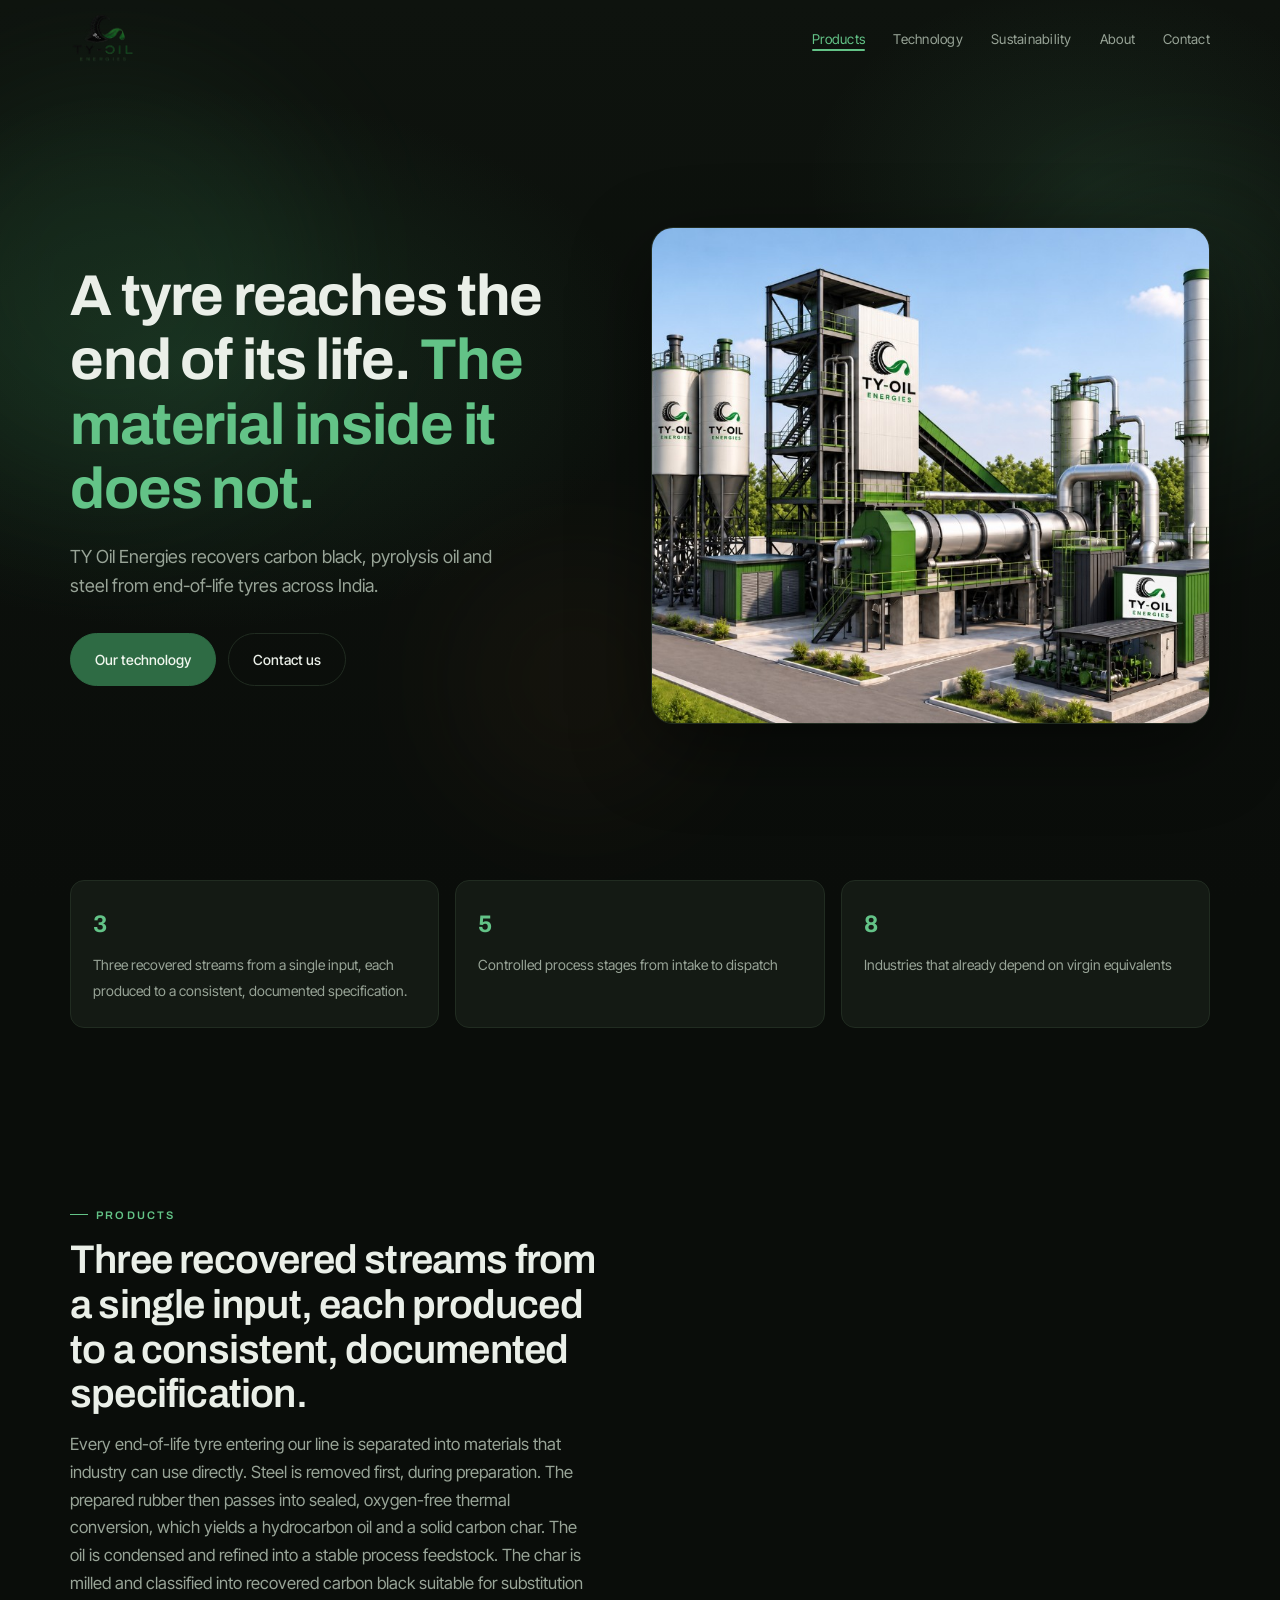
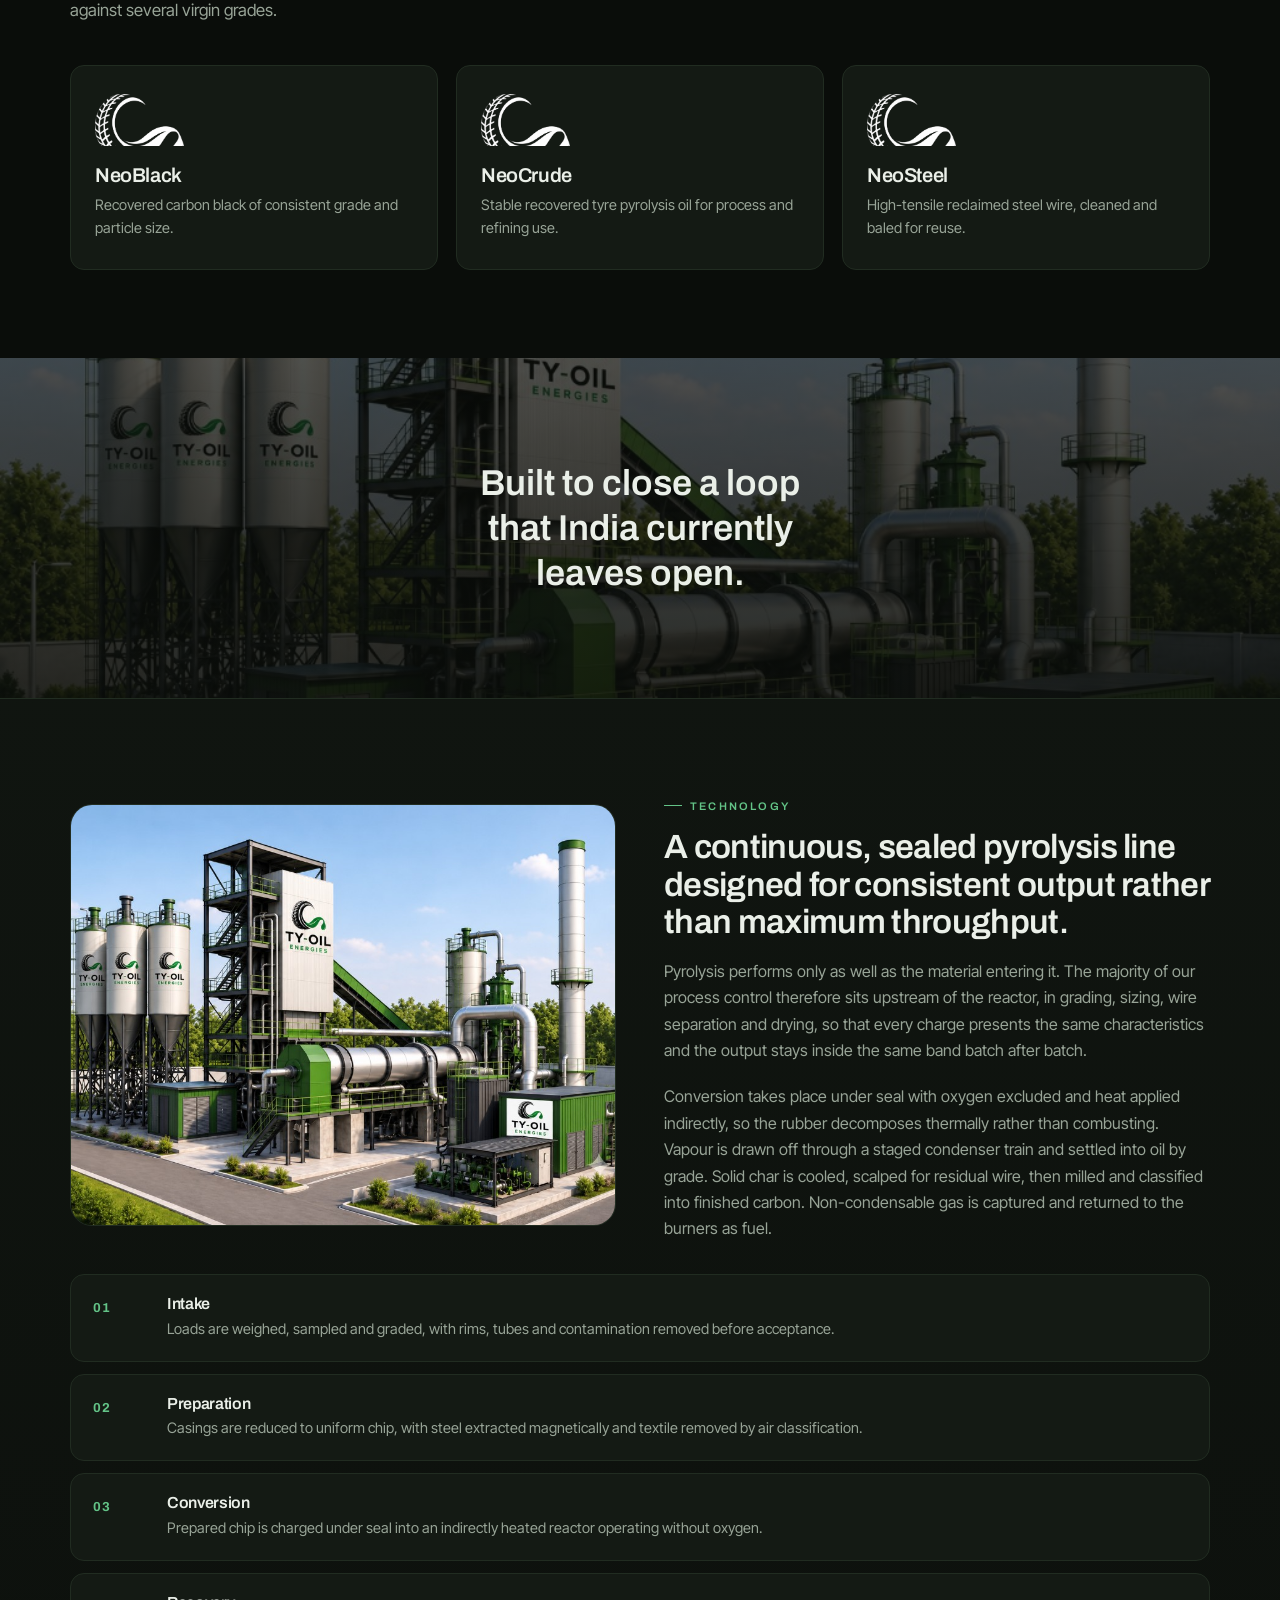
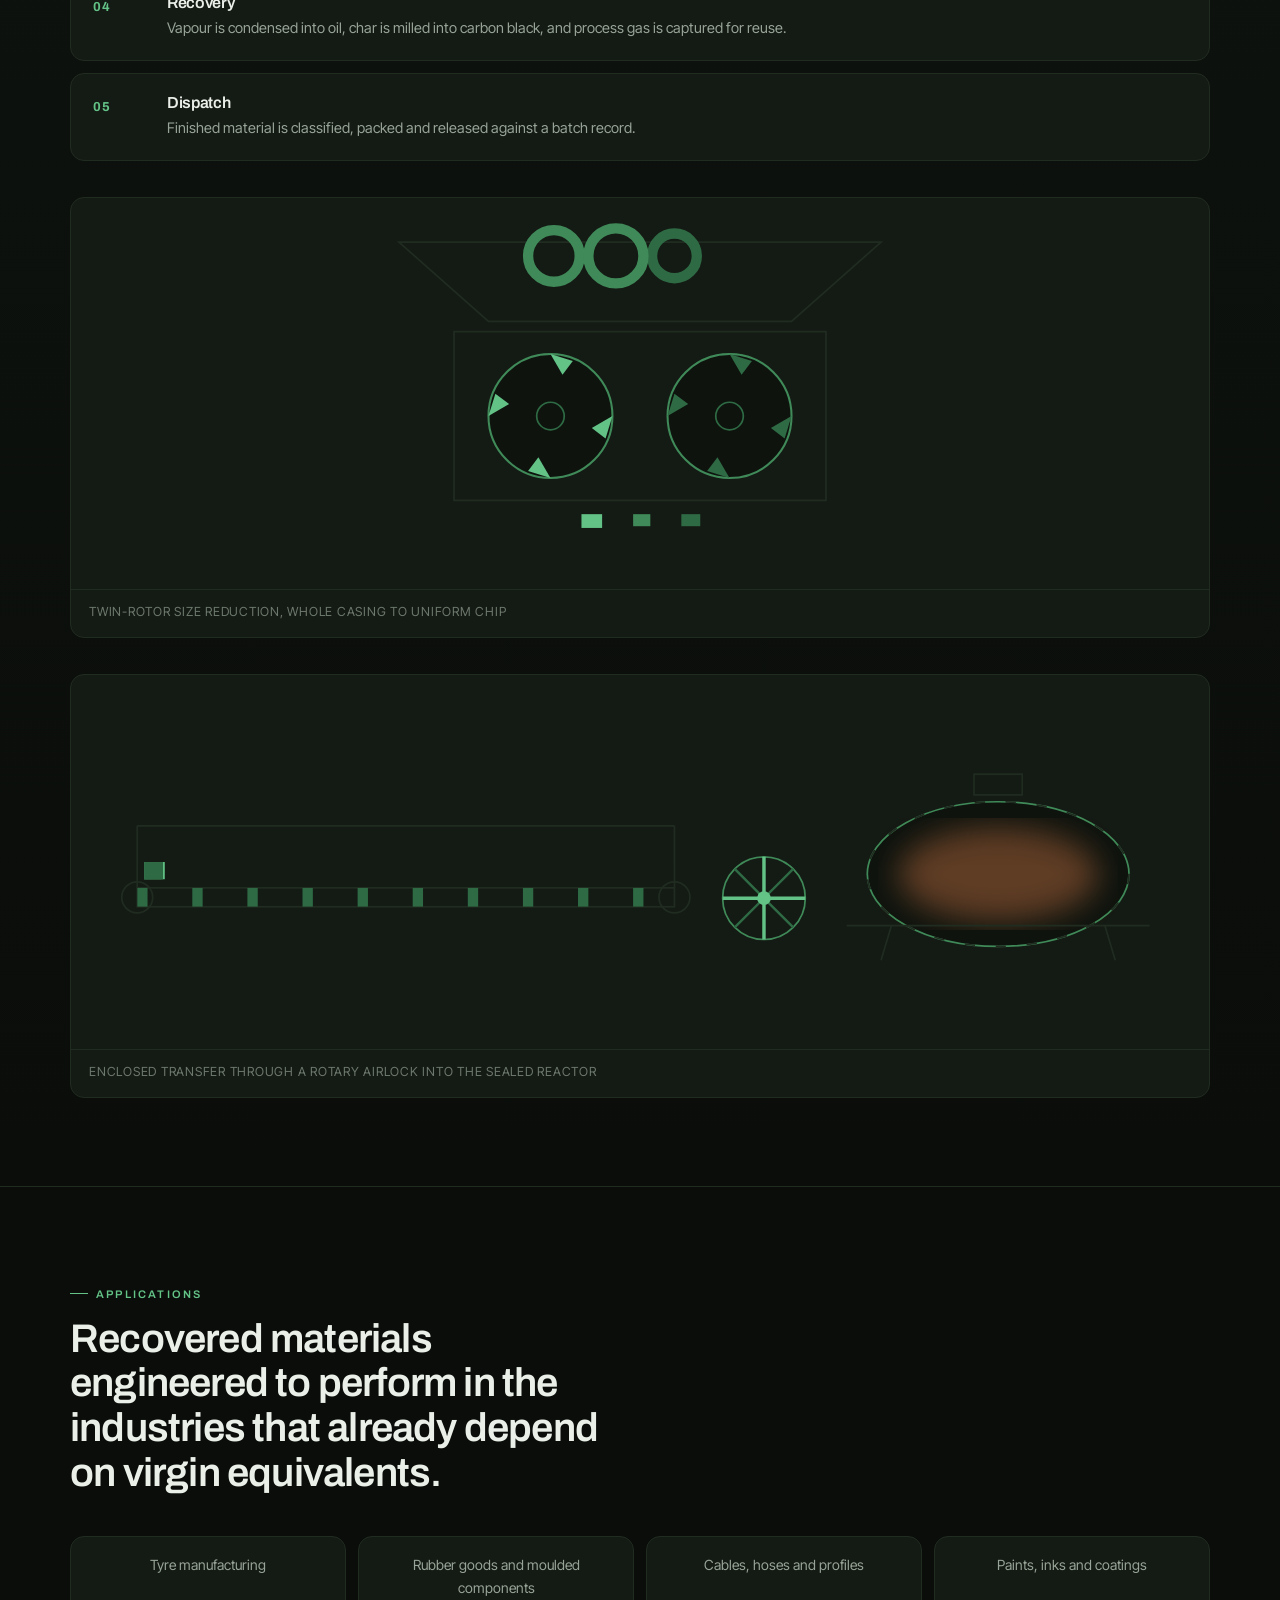
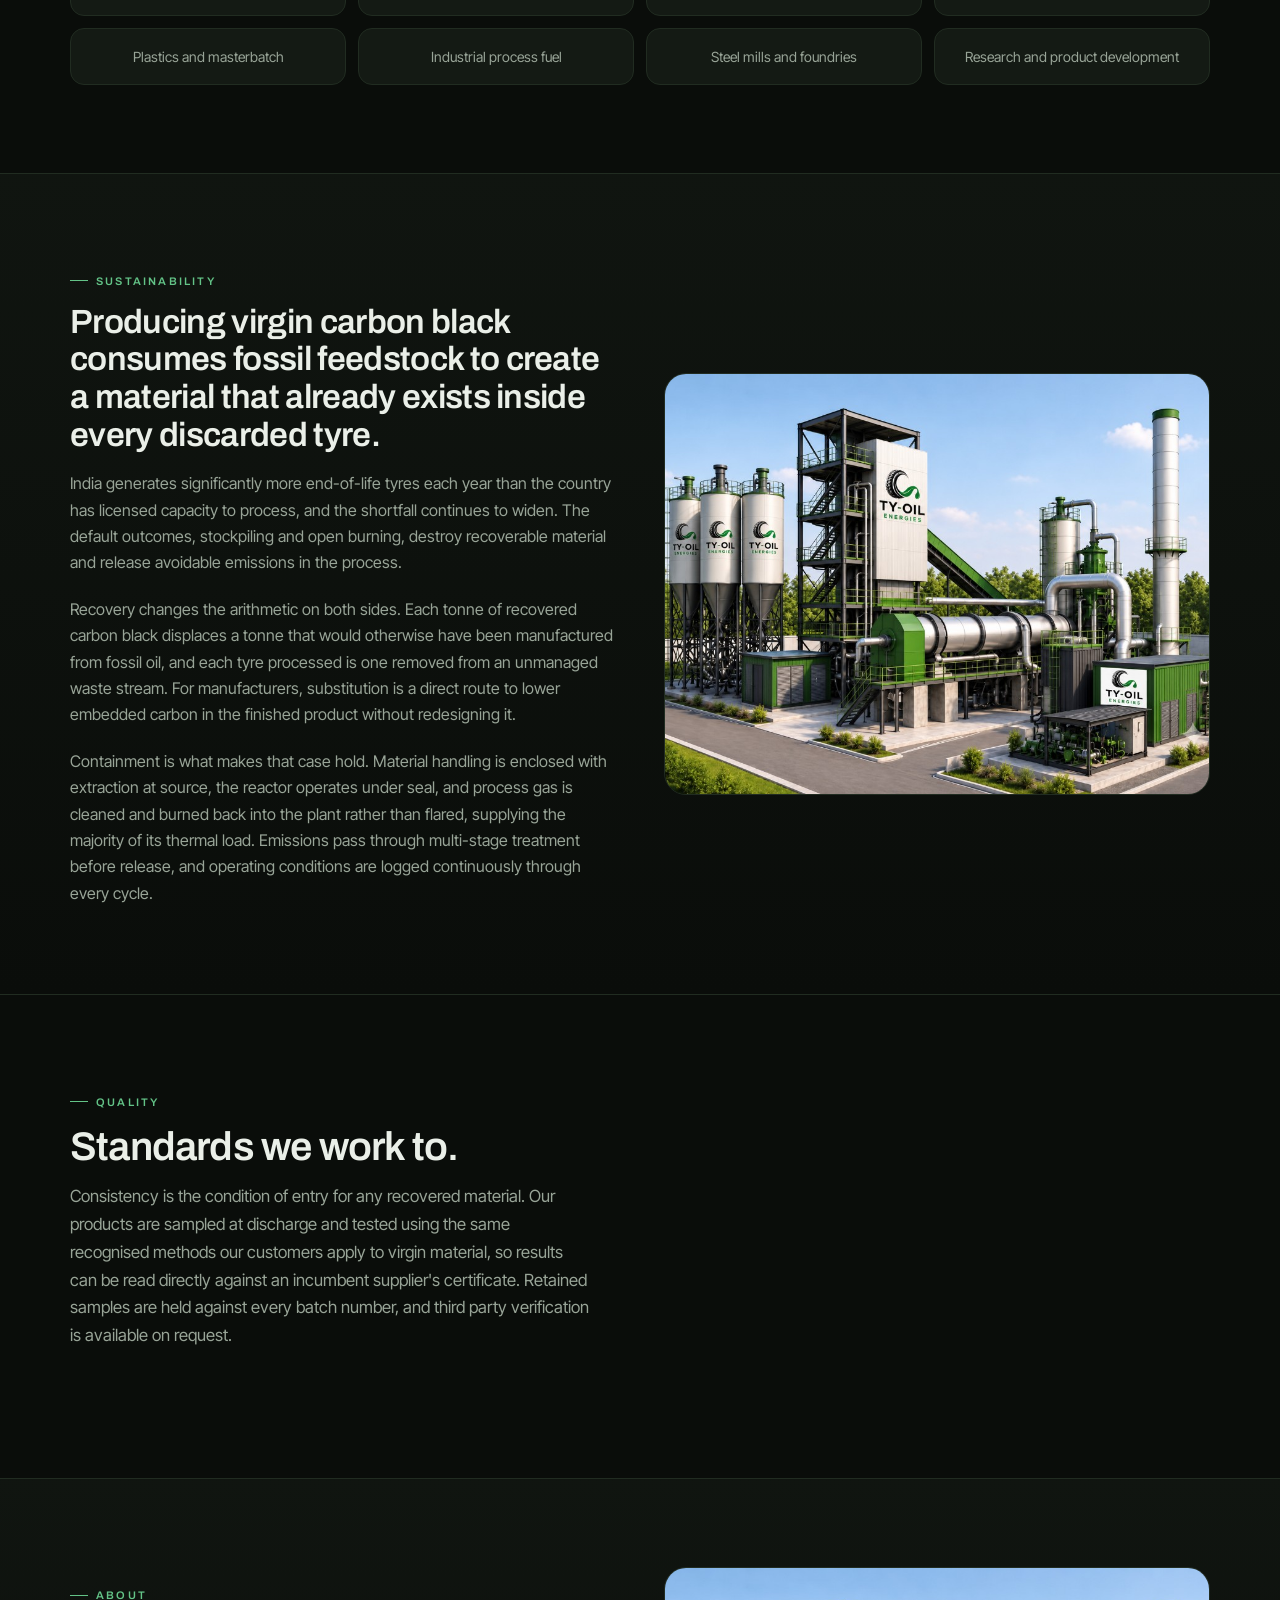
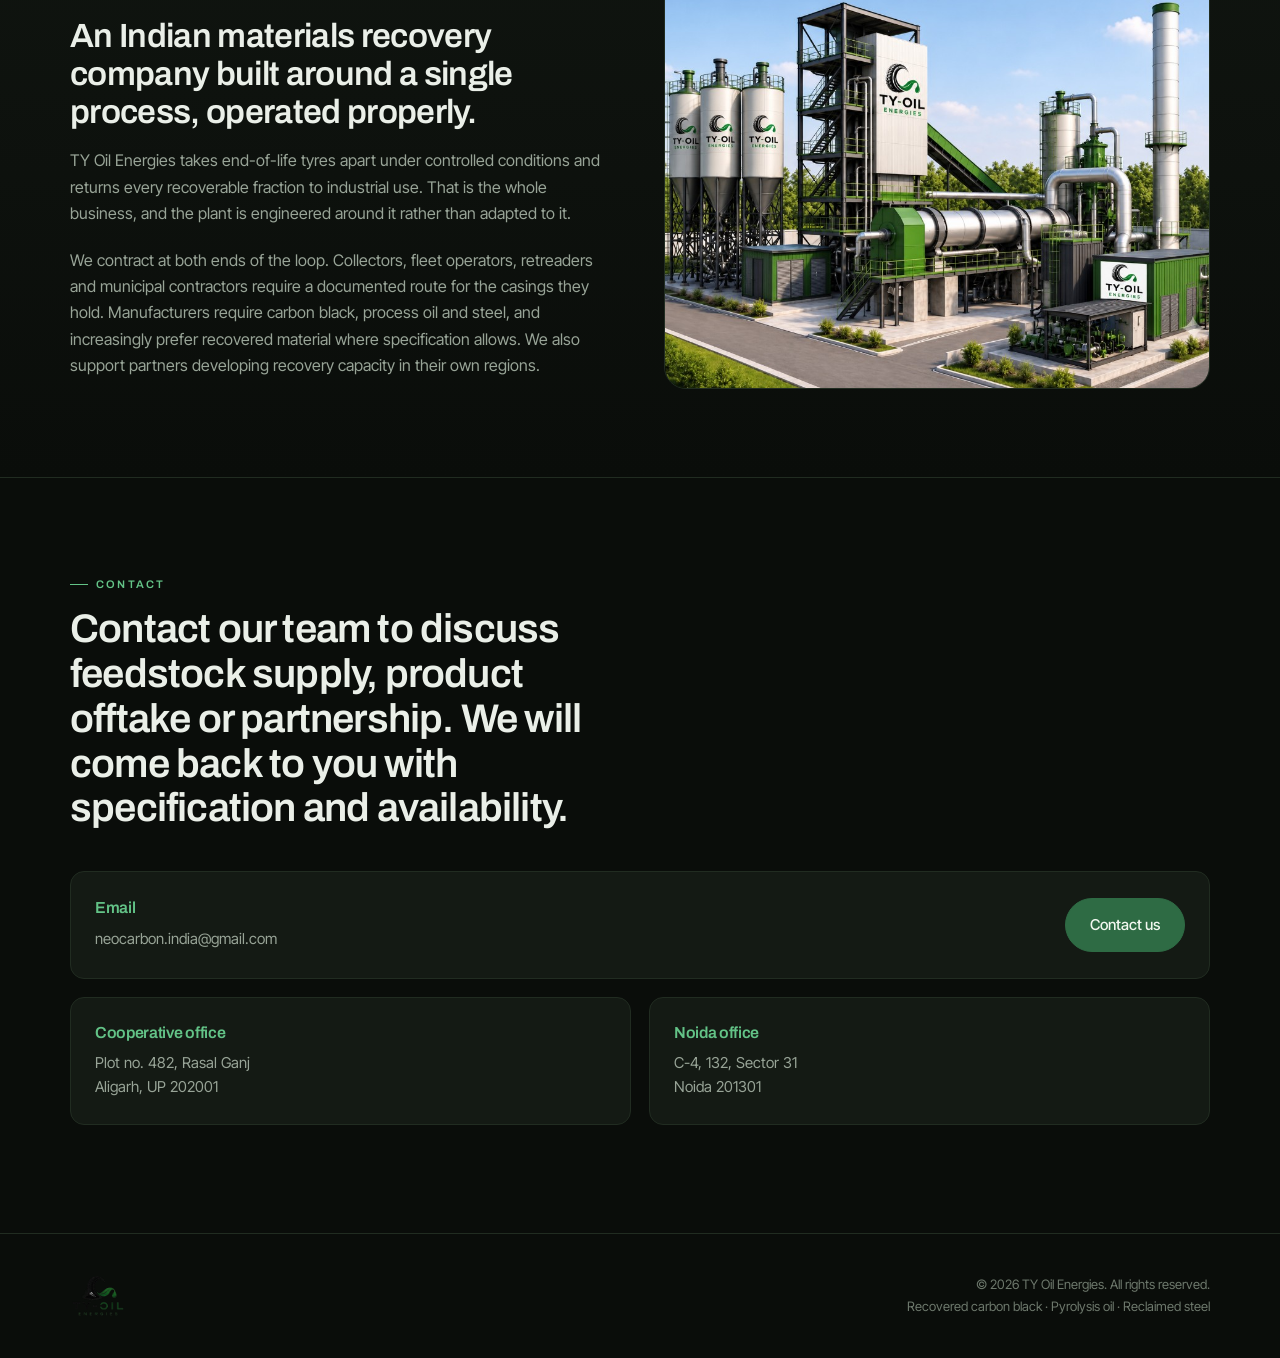
<file: index copy.html>
<!DOCTYPE html>
<html lang="en">
  <head>
    <meta charset="UTF-8" />
    <meta name="viewport" content="width=device-width, initial-scale=1.0" />
    <title>TY Oil Energies | Recovered carbon black and tyre pyrolysis oil</title>
    <meta
      name="description"
      content="TY Oil Energies converts end-of-life tyres into recovered carbon black, pyrolysis oil and reclaimed steel through a sealed, continuous pyrolysis process in India."
    />
    <meta
      name="keywords"
      content="TY Oil Energies, recovered carbon black, tyre pyrolysis oil, reclaimed steel, end-of-life tyres, pyrolysis plant India, NeoBlack, NeoCrude, NeoSteel"
    />
    <meta name="author" content="TY Oil Energies" />
    <meta name="robots" content="index, follow" />
    <meta name="theme-color" content="#2e6b44" />
    <link rel="canonical" href="https://neocarbonindia.com/" />

    <!-- Open Graph -->
    <meta property="og:type" content="website" />
    <meta property="og:site_name" content="TY Oil Energies" />
    <meta property="og:title" content="TY Oil Energies | Recovered carbon black and tyre pyrolysis oil" />
    <meta
      property="og:description"
      content="TY Oil Energies converts end-of-life tyres into recovered carbon black, pyrolysis oil and reclaimed steel through a sealed, continuous pyrolysis process in India."
    />
    <meta property="og:url" content="https://neocarbonindia.com/" />
    <meta property="og:image" content="https://neocarbonindia.com/images/plant.jpg" />
    <meta property="og:image:alt" content="TY Oil Energies pyrolysis recovery facility" />
    <meta property="og:locale" content="en_IN" />

    <!-- Twitter Card -->
    <meta name="twitter:card" content="summary_large_image" />
    <meta name="twitter:title" content="TY Oil Energies | Recovered carbon black and tyre pyrolysis oil" />
    <meta
      name="twitter:description"
      content="TY Oil Energies converts end-of-life tyres into recovered carbon black, pyrolysis oil and reclaimed steel through a sealed, continuous pyrolysis process in India."
    />
    <meta name="twitter:image" content="https://neocarbonindia.com/images/plant.jpg" />

    <link rel="icon" href="favicon.png" type="image/png" sizes="32x32" />
    <link rel="icon" href="favicon.png" type="image/png" sizes="256x256" />
    <link rel="apple-touch-icon" href="favicon.png" />
    <link rel="preconnect" href="https://fonts.googleapis.com" />
    <link rel="preconnect" href="https://fonts.gstatic.com" crossorigin />
    <link
      href="https://fonts.googleapis.com/css2?family=Archivo:wght@500;600;700&family=Inter+Tight:wght@400;500&display=swap"
      rel="stylesheet"
    />
    <link rel="stylesheet" href="styles.css" />

    <script type="application/ld+json">
      {
        "@context": "https://schema.org",
        "@type": "Organization",
        "name": "TY Oil Energies",
        "url": "https://neocarbonindia.com/",
        "logo": "https://neocarbonindia.com/logo.png",
        "description": "TY Oil Energies converts end-of-life tyres into recovered carbon black, pyrolysis oil and reclaimed steel through a sealed, continuous pyrolysis process in India.",
        "email": "neocarbon.india@gmail.com",
        "address": [
          {
            "@type": "PostalAddress",
            "streetAddress": "Plot no. 482, Rasal Ganj",
            "addressLocality": "Aligarh",
            "addressRegion": "UP",
            "postalCode": "202001",
            "addressCountry": "IN"
          },
          {
            "@type": "PostalAddress",
            "streetAddress": "C-4, 132, Sector 31",
            "addressLocality": "Noida",
            "addressRegion": "UP",
            "postalCode": "201301",
            "addressCountry": "IN"
          }
        ],
        "sameAs": []
      }
    </script>
  </head>
  <body>
    <div id="page-loader" class="page-loader" aria-live="polite" aria-label="Loading">
      <div class="loader-inner">
        <img class="loader-logo" src="logo.png" alt="TY Oil Energies" width="200" height="116" />
        <div class="loader-bar" role="progressbar" aria-valuemin="0" aria-valuemax="100" aria-valuenow="0">
          <span class="loader-fill"></span>
        </div>
        <p class="loader-text">Recovering what matters</p>
      </div>
    </div>

    <div class="scroll-progress" aria-hidden="true">
      <span class="scroll-progress-bar"></span>
    </div>

    <header class="site-header">
      <div class="wrap nav">
        <a href="#top" class="brand">
          <img class="brand-logo" src="logo.png" alt="TY Oil Energies" />
        </a>
        <button class="menu-toggle" type="button" aria-expanded="false" aria-label="Open menu">
          <span></span>
        </button>
        <ul class="nav-links">
          <li><a href="#products">Products</a></li>
          <li><a href="#technology">Technology</a></li>
          <li><a href="#sustainability">Sustainability</a></li>
          <li><a href="#about">About</a></li>
          <li><a href="#contact">Contact</a></li>
        </ul>
      </div>
    </header>

    <main id="top">
      <section class="hero">
        <div class="hero-bg" aria-hidden="true">
          <span class="orb orb-a"></span>
          <span class="orb orb-b"></span>
          <span class="orb orb-c"></span>
        </div>
        <div class="wrap hero-grid">
          <div class="hero-copy">
            <h1 class="anim-in anim-d1">A tyre reaches the end of its life. <span>The material inside it does not.</span></h1>
            <p class="anim-in anim-d2">
              TY Oil Energies recovers carbon black, pyrolysis oil and steel from end-of-life tyres across India.
            </p>
            <div class="btns anim-in anim-d3">
              <a href="#technology" class="btn fill">Our technology</a>
              <a href="#contact" class="btn">Contact us</a>
            </div>
          </div>
          <div class="hero-visual anim-in anim-d4" id="hero-visual">
            <div class="hero-frame">
              <img
                class="hero-img"
                src="images/plant.jpg"
                alt="TY Oil Energies pyrolysis plant facility"
                width="720"
                height="495"
              />
            </div>
          </div>
        </div>
      </section>

      <div class="stats">
        <div class="wrap stats-grid stagger-group reveal">
          <div class="stat">
            <strong data-count="3">0</strong>
            <span>Three recovered streams from a single input, each produced to a consistent, documented specification.</span>
          </div>
          <div class="stat">
            <strong data-count="5">0</strong>
            <span>Controlled process stages from intake to dispatch</span>
          </div>
          <div class="stat">
            <strong data-count="8">0</strong>
            <span>Industries that already depend on virgin equivalents</span>
          </div>
        </div>
      </div>

      <section id="products">
        <div class="wrap reveal">
          <div class="section-head">
            <div class="label">Products</div>
            <h2>Three recovered streams from a single input, each produced to a consistent, documented specification.</h2>
            <p>Every end-of-life tyre entering our line is separated into materials that industry can use directly. Steel is removed first, during preparation. The prepared rubber then passes into sealed, oxygen-free thermal conversion, which yields a hydrocarbon oil and a solid carbon char. The oil is condensed and refined into a stable process feedstock. The char is milled and classified into recovered carbon black suitable for substitution against several virgin grades.</p>
          </div>
          <div class="product-grid stagger-group">
            <article class="product-card">
              <img class="product-logo" src="logo-icon.png" alt="" width="52" height="52" />
              <h3>NeoBlack</h3>
              <p>Recovered carbon black of consistent grade and particle size.</p>
            </article>
            <article class="product-card">
              <img class="product-logo" src="logo-icon.png" alt="" width="52" height="52" />
              <h3>NeoCrude</h3>
              <p>Stable recovered tyre pyrolysis oil for process and refining use.</p>
            </article>
            <article class="product-card">
              <img class="product-logo" src="logo-icon.png" alt="" width="52" height="52" />
              <h3>NeoSteel</h3>
              <p>High-tensile reclaimed steel wire, cleaned and baled for reuse.</p>
            </article>
          </div>
        </div>
      </section>

      <div class="statement-banner reveal-scale">
        <img src="images/plant.jpg" alt="" aria-hidden="true" class="statement-img" />
        <p>Built to close a loop that India currently leaves open.</p>
      </div>

      <section id="technology" class="alt">
        <div class="wrap">
          <div class="split reveal reveal-left">
            <div class="split-media img-zoom">
              <img src="images/plant.jpg" alt="TY Oil Energies pyrolysis plant with silos and reactor" width="560" height="420" />
            </div>
            <div class="split-body">
              <div class="label">Technology</div>
              <h2>A continuous, sealed pyrolysis line designed for consistent output rather than maximum throughput.</h2>
              <p>Pyrolysis performs only as well as the material entering it. The majority of our process control therefore sits upstream of the reactor, in grading, sizing, wire separation and drying, so that every charge presents the same characteristics and the output stays inside the same band batch after batch.</p>
              <p>Conversion takes place under seal with oxygen excluded and heat applied indirectly, so the rubber decomposes thermally rather than combusting. Vapour is drawn off through a staged condenser train and settled into oil by grade. Solid char is cooled, scalped for residual wire, then milled and classified into finished carbon. Non-condensable gas is captured and returned to the burners as fuel.</p>
            </div>
          </div>

          <div class="process-list stagger-group reveal">
            <div class="process-item"><b>01</b><div><h3>Intake</h3><p>Loads are weighed, sampled and graded, with rims, tubes and contamination removed before acceptance.</p></div></div>
            <div class="process-item"><b>02</b><div><h3>Preparation</h3><p>Casings are reduced to uniform chip, with steel extracted magnetically and textile removed by air classification.</p></div></div>
            <div class="process-item"><b>03</b><div><h3>Conversion</h3><p>Prepared chip is charged under seal into an indirectly heated reactor operating without oxygen.</p></div></div>
            <div class="process-item"><b>04</b><div><h3>Recovery</h3><p>Vapour is condensed into oil, char is milled into carbon black, and process gas is captured for reuse.</p></div></div>
            <div class="process-item"><b>05</b><div><h3>Dispatch</h3><p>Finished material is classified, packed and released against a batch record.</p></div></div>
          </div>

          <figure class="reveal">
            <div class="in">
              <svg viewBox="0 0 640 210" xmlns="http://www.w3.org/2000/svg" role="img" aria-label="Whole tyres entering a twin-rotor shredder and leaving as uniform chips">
                <path d="M180 14h280l-52 46H232z" fill="none" stroke="#212C21" />
                <g transform="translate(0,22)">
                  <circle class="fall" cx="270" cy="0" r="15" fill="none" stroke="#3F8A58" stroke-width="6" />
                  <circle class="fall a2" cx="340" cy="0" r="13" fill="none" stroke="#2E6B44" stroke-width="6" />
                  <circle class="fall a3" cx="306" cy="0" r="16" fill="none" stroke="#3F8A58" stroke-width="6" />
                </g>
                <rect x="212" y="66" width="216" height="98" fill="none" stroke="#212C21" />
                <g transform="translate(268,115)">
                  <g class="spin">
                    <circle r="36" fill="#0E130E" stroke="#3F8A58" stroke-width="1.2" />
                    <path d="M0-36 13-32 7-24z" fill="#63C387" /><path d="M36 0 32 13 24 7z" fill="#63C387" />
                    <path d="M0 36-13 32-7 24z" fill="#63C387" /><path d="M-36 0-32-13-24-7z" fill="#63C387" />
                    <circle r="8" fill="none" stroke="#2E6B44" />
                  </g>
                </g>
                <g transform="translate(372,115)">
                  <g class="spin rev">
                    <circle r="36" fill="#0E130E" stroke="#3F8A58" stroke-width="1.2" />
                    <path d="M0-36 13-32 7-24z" fill="#2E6B44" /><path d="M36 0 32 13 24 7z" fill="#2E6B44" />
                    <path d="M0 36-13 32-7 24z" fill="#2E6B44" /><path d="M-36 0-32-13-24-7z" fill="#2E6B44" />
                    <circle r="8" fill="none" stroke="#2E6B44" />
                  </g>
                </g>
                <g transform="translate(0,172)">
                  <rect class="fall" x="286" y="0" width="12" height="8" fill="#63C387" />
                  <rect class="fall a2" x="316" y="0" width="10" height="7" fill="#3F8A58" />
                  <rect class="fall a3" x="344" y="0" width="11" height="7" fill="#2E6B44" />
                </g>
              </svg>
            </div>
            <figcaption>Twin-rotor size reduction, whole casing to uniform chip</figcaption>
          </figure>

          <figure class="reveal">
            <div class="in">
              <svg viewBox="0 0 640 200" xmlns="http://www.w3.org/2000/svg" role="img" aria-label="Enclosed conveyor carrying chip into a sealed heated reactor">
                <g transform="translate(28,112)">
                  <path d="M0-36h312M0-36v36M312-36v36" stroke="#212C21" />
                  <rect x="0" y="0" width="312" height="11" fill="#141A14" stroke="#212C21" />
                  <clipPath id="bc"><rect x="0" y="0" width="312" height="11" /></clipPath>
                  <g clip-path="url(#bc)">
                    <g class="belt">
                      <rect x="-32" width="6" height="11" fill="#2E6B44" /><rect x="0" width="6" height="11" fill="#2E6B44" />
                      <rect x="32" width="6" height="11" fill="#2E6B44" /><rect x="64" width="6" height="11" fill="#2E6B44" />
                      <rect x="96" width="6" height="11" fill="#2E6B44" /><rect x="128" width="6" height="11" fill="#2E6B44" />
                      <rect x="160" width="6" height="11" fill="#2E6B44" /><rect x="192" width="6" height="11" fill="#2E6B44" />
                      <rect x="224" width="6" height="11" fill="#2E6B44" /><rect x="256" width="6" height="11" fill="#2E6B44" />
                      <rect x="288" width="6" height="11" fill="#2E6B44" /><rect x="320" width="6" height="11" fill="#2E6B44" />
                    </g>
                  </g>
                  <g class="ride"><rect x="4" y="-15" width="12" height="10" fill="#63C387" /></g>
                  <g class="ride" style="animation-delay: 1.1s"><rect x="4" y="-14" width="10" height="9" fill="#3F8A58" /></g>
                  <g class="ride" style="animation-delay: 2.2s"><rect x="4" y="-15" width="11" height="10" fill="#2E6B44" /></g>
                  <circle cy="5.5" r="9" fill="none" stroke="#212C21" />
                  <circle cx="312" cy="5.5" r="9" fill="none" stroke="#212C21" />
                </g>
                <g transform="translate(392,118)">
                  <circle r="24" fill="#141A14" stroke="#3F8A58" />
                  <g class="spin slow">
                    <path d="M0-24V24M-24 0H24" stroke="#63C387" stroke-width="2" />
                    <path d="M-17-17 17 17M17-17-17 17" stroke="#2E6B44" stroke-width="1.4" />
                  </g>
                  <circle r="4" fill="#63C387" />
                </g>
                <g transform="translate(528,104)">
                  <rect x="-14" y="-58" width="28" height="12" fill="none" stroke="#212C21" />
                  <ellipse rx="76" ry="42" fill="#0E130E" stroke="#3F8A58" />
                  <ellipse class="heat" rx="58" ry="27" fill="#C2703F" opacity=".45" filter="url(#sf)" />
                  <defs><filter id="sf"><feGaussianBlur stdDeviation="9" /></filter></defs>
                  <g class="spin slow"><ellipse rx="76" ry="42" fill="none" stroke="#212C21" stroke-dasharray="6 12" /></g>
                  <path d="M-88 30h176M-62 30-68 50M62 30 68 50" stroke="#212C21" />
                </g>
              </svg>
            </div>
            <figcaption>Enclosed transfer through a rotary airlock into the sealed reactor</figcaption>
          </figure>
        </div>
      </section>

      <section id="applications">
        <div class="wrap reveal">
          <div class="section-head">
            <div class="label">Applications</div>
            <h2>Recovered materials engineered to perform in the industries that already depend on virgin equivalents.</h2>
          </div>
          <div class="app-grid stagger-group">
            <div class="app-pill">Tyre manufacturing</div>
            <div class="app-pill">Rubber goods and moulded components</div>
            <div class="app-pill">Cables, hoses and profiles</div>
            <div class="app-pill">Paints, inks and coatings</div>
            <div class="app-pill">Plastics and masterbatch</div>
            <div class="app-pill">Industrial process fuel</div>
            <div class="app-pill">Steel mills and foundries</div>
            <div class="app-pill">Research and product development</div>
          </div>
        </div>
      </section>

      <section id="sustainability" class="alt">
        <div class="wrap">
          <div class="split reverse reveal reveal-right">
            <div class="split-media img-zoom">
              <img src="images/plant.jpg" alt="TY Oil Energies sustainable tyre recovery facility" width="560" height="420" />
            </div>
            <div class="split-body">
              <div class="label">Sustainability</div>
              <h2>Producing virgin carbon black consumes fossil feedstock to create a material that already exists inside every discarded tyre.</h2>
              <p>India generates significantly more end-of-life tyres each year than the country has licensed capacity to process, and the shortfall continues to widen. The default outcomes, stockpiling and open burning, destroy recoverable material and release avoidable emissions in the process.</p>
              <p>Recovery changes the arithmetic on both sides. Each tonne of recovered carbon black displaces a tonne that would otherwise have been manufactured from fossil oil, and each tyre processed is one removed from an unmanaged waste stream. For manufacturers, substitution is a direct route to lower embedded carbon in the finished product without redesigning it.</p>
              <p>Containment is what makes that case hold. Material handling is enclosed with extraction at source, the reactor operates under seal, and process gas is cleaned and burned back into the plant rather than flared, supplying the majority of its thermal load. Emissions pass through multi-stage treatment before release, and operating conditions are logged continuously through every cycle.</p>
            </div>
          </div>
        </div>
      </section>

      <section id="quality">
        <div class="wrap reveal">
          <div class="section-head">
            <div class="label">Quality</div>
            <h2>Standards we work to.</h2>
            <p>Consistency is the condition of entry for any recovered material. Our products are sampled at discharge and tested using the same recognised methods our customers apply to virgin material, so results can be read directly against an incumbent supplier's certificate. Retained samples are held against every batch number, and third party verification is available on request.</p>
          </div>
        </div>
      </section>

      <section id="about" class="alt">
        <div class="wrap">
          <div class="split reveal reveal-right">
            <div class="split-body">
              <div class="label">About</div>
              <h2>An Indian materials recovery company built around a single process, operated properly.</h2>
              <p>TY Oil Energies takes end-of-life tyres apart under controlled conditions and returns every recoverable fraction to industrial use. That is the whole business, and the plant is engineered around it rather than adapted to it.</p>
              <p>We contract at both ends of the loop. Collectors, fleet operators, retreaders and municipal contractors require a documented route for the casings they hold. Manufacturers require carbon black, process oil and steel, and increasingly prefer recovered material where specification allows. We also support partners developing recovery capacity in their own regions.</p>
            </div>
            <div class="split-media img-zoom">
              <img src="images/plant.jpg" alt="TY Oil Energies plant exterior" width="560" height="420" />
            </div>
          </div>
        </div>
      </section>

      <section id="contact">
        <div class="wrap reveal">
          <div class="section-head">
            <div class="label">Contact</div>
            <h2>Contact our team to discuss feedstock supply, product offtake or partnership. We will come back to you with specification and availability.</h2>
          </div>
          <div class="contact-grid stagger-group">
            <div class="contact-card wide">
              <div>
                <h3>Email</h3>
                <p><a href="mailto:neocarbon.india@gmail.com">neocarbon.india@gmail.com</a></p>
              </div>
              <a href="mailto:neocarbon.india@gmail.com" class="btn fill">Contact us</a>
            </div>
            <div class="contact-card">
              <h3>Cooperative office</h3>
              <p>Plot no. 482, Rasal Ganj<br />Aligarh, UP 202001</p>
            </div>
            <div class="contact-card">
              <h3>Noida office</h3>
              <p>C-4, 132, Sector 31<br />Noida 201301</p>
            </div>
          </div>
        </div>
      </section>
    </main>

    <footer class="site-footer">
      <div class="wrap foot">
        <div class="foot-brand">
          <img src="logo.png" alt="TY Oil Energies" width="150" height="87" />
        </div>
        <div class="foot-meta">
          <div>&copy; 2026 TY Oil Energies. All rights reserved.</div>
          <div>Recovered carbon black · Pyrolysis oil · Reclaimed steel</div>
        </div>
      </div>
    </footer>

    <button class="back-to-top" type="button" aria-label="Back to top" hidden>
      <svg width="18" height="18" viewBox="0 0 24 24" fill="none" aria-hidden="true">
        <path d="M12 19V5M12 5l-6 6M12 5l6 6" stroke="currentColor" stroke-width="2" stroke-linecap="round" stroke-linejoin="round" />
      </svg>
    </button>

    <script src="script.js"></script>
  </body>
</html>
</file>
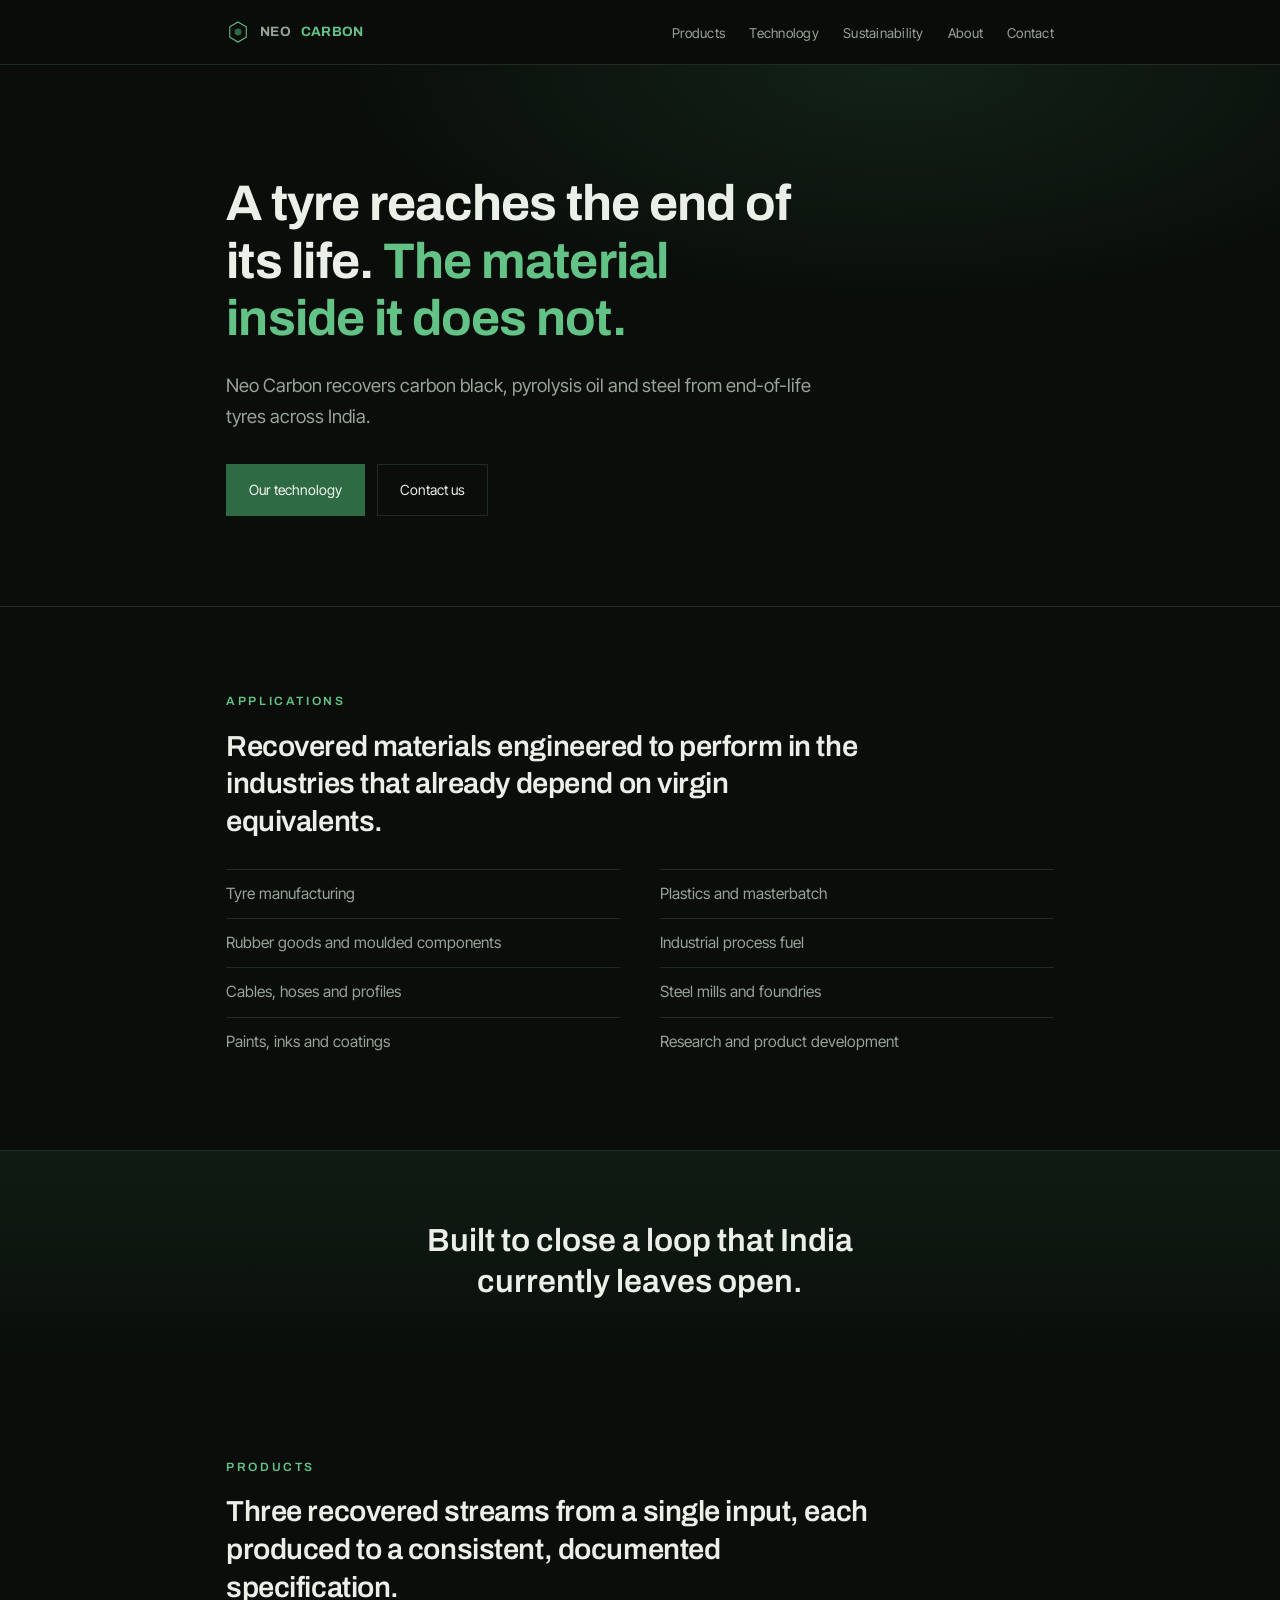
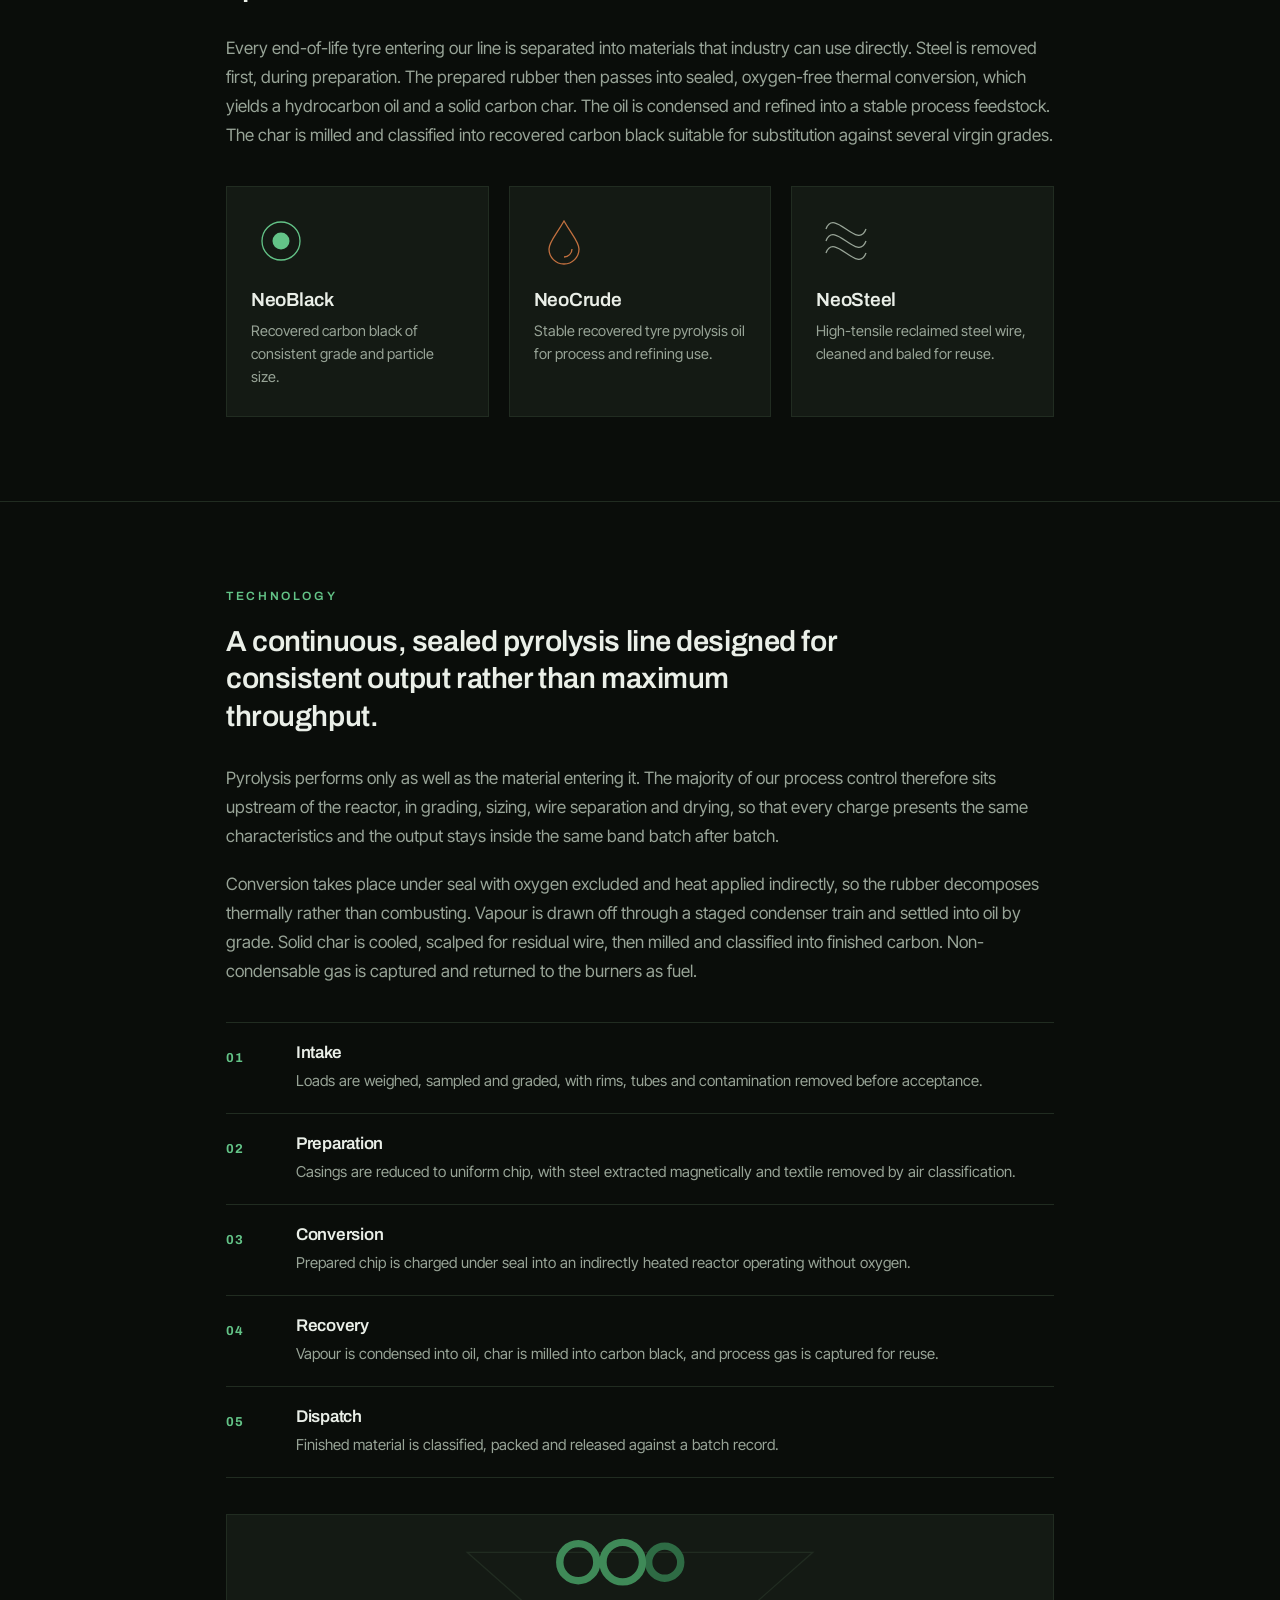
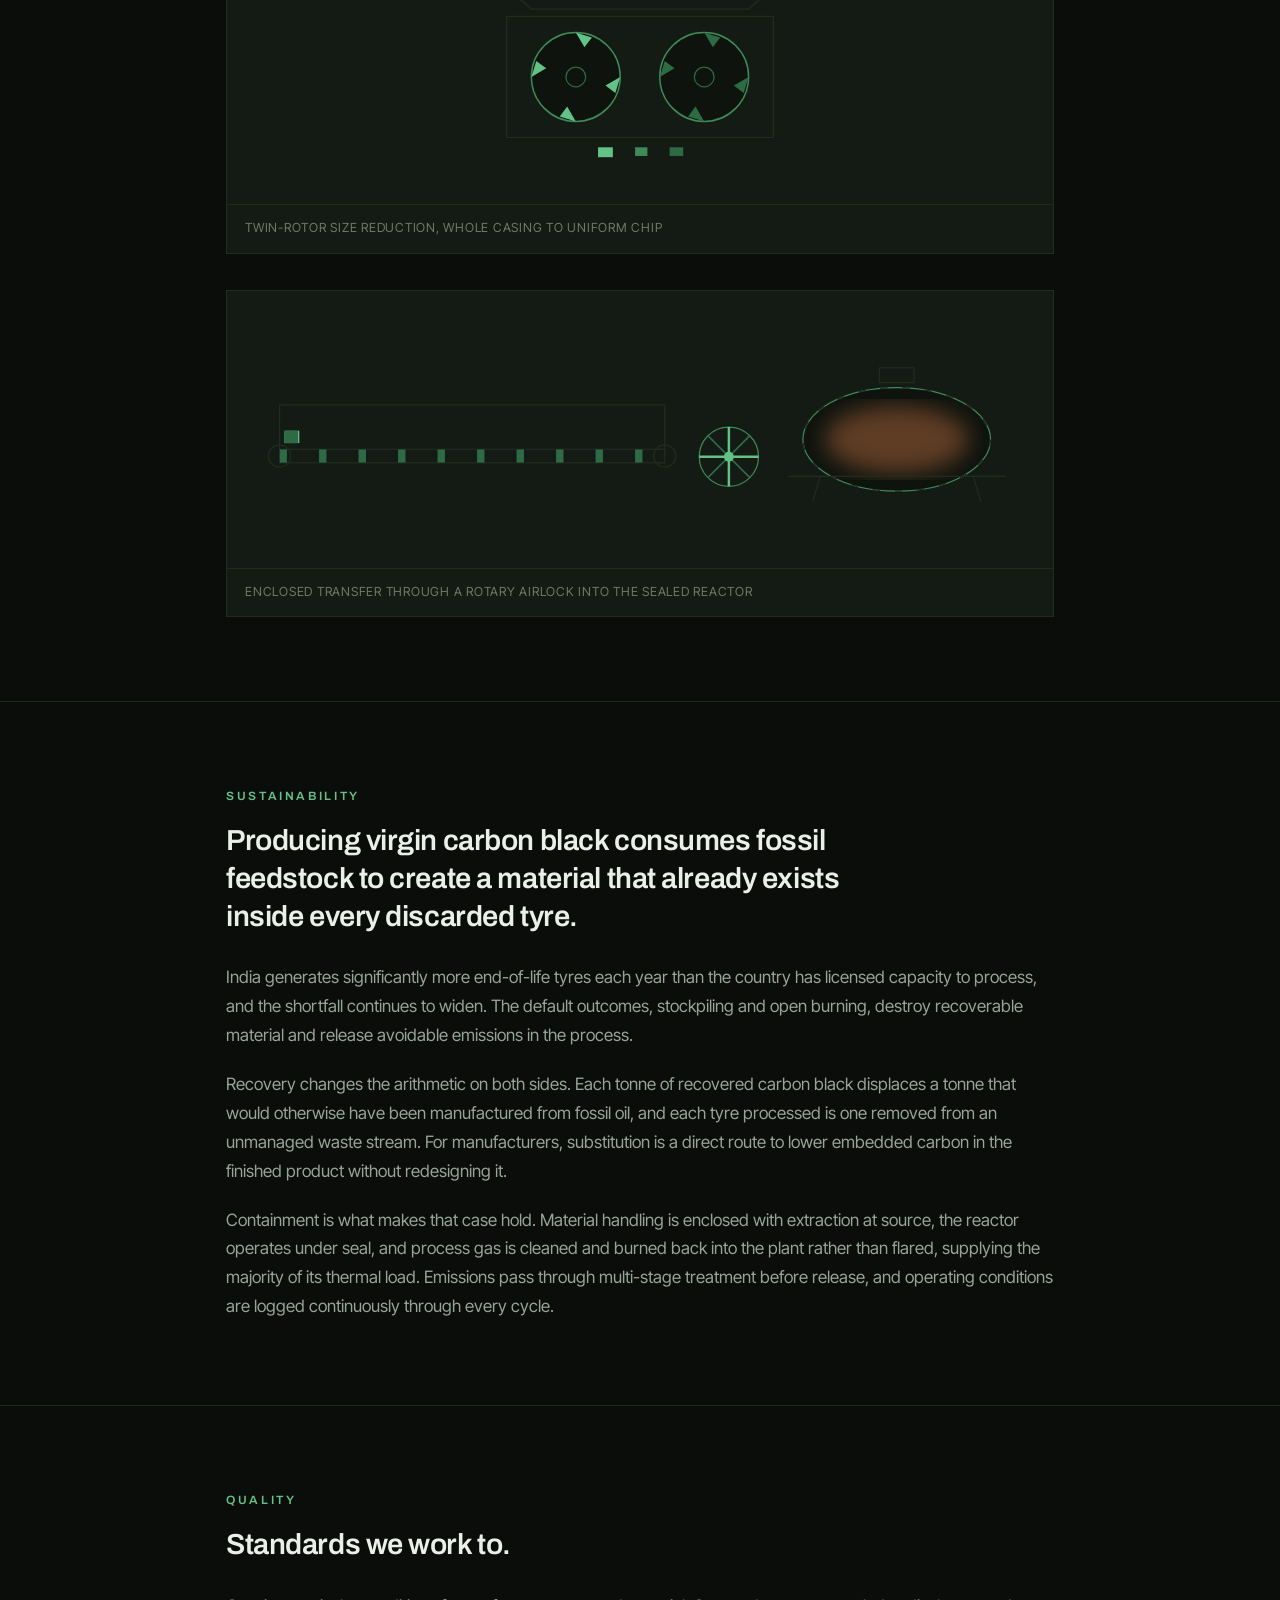
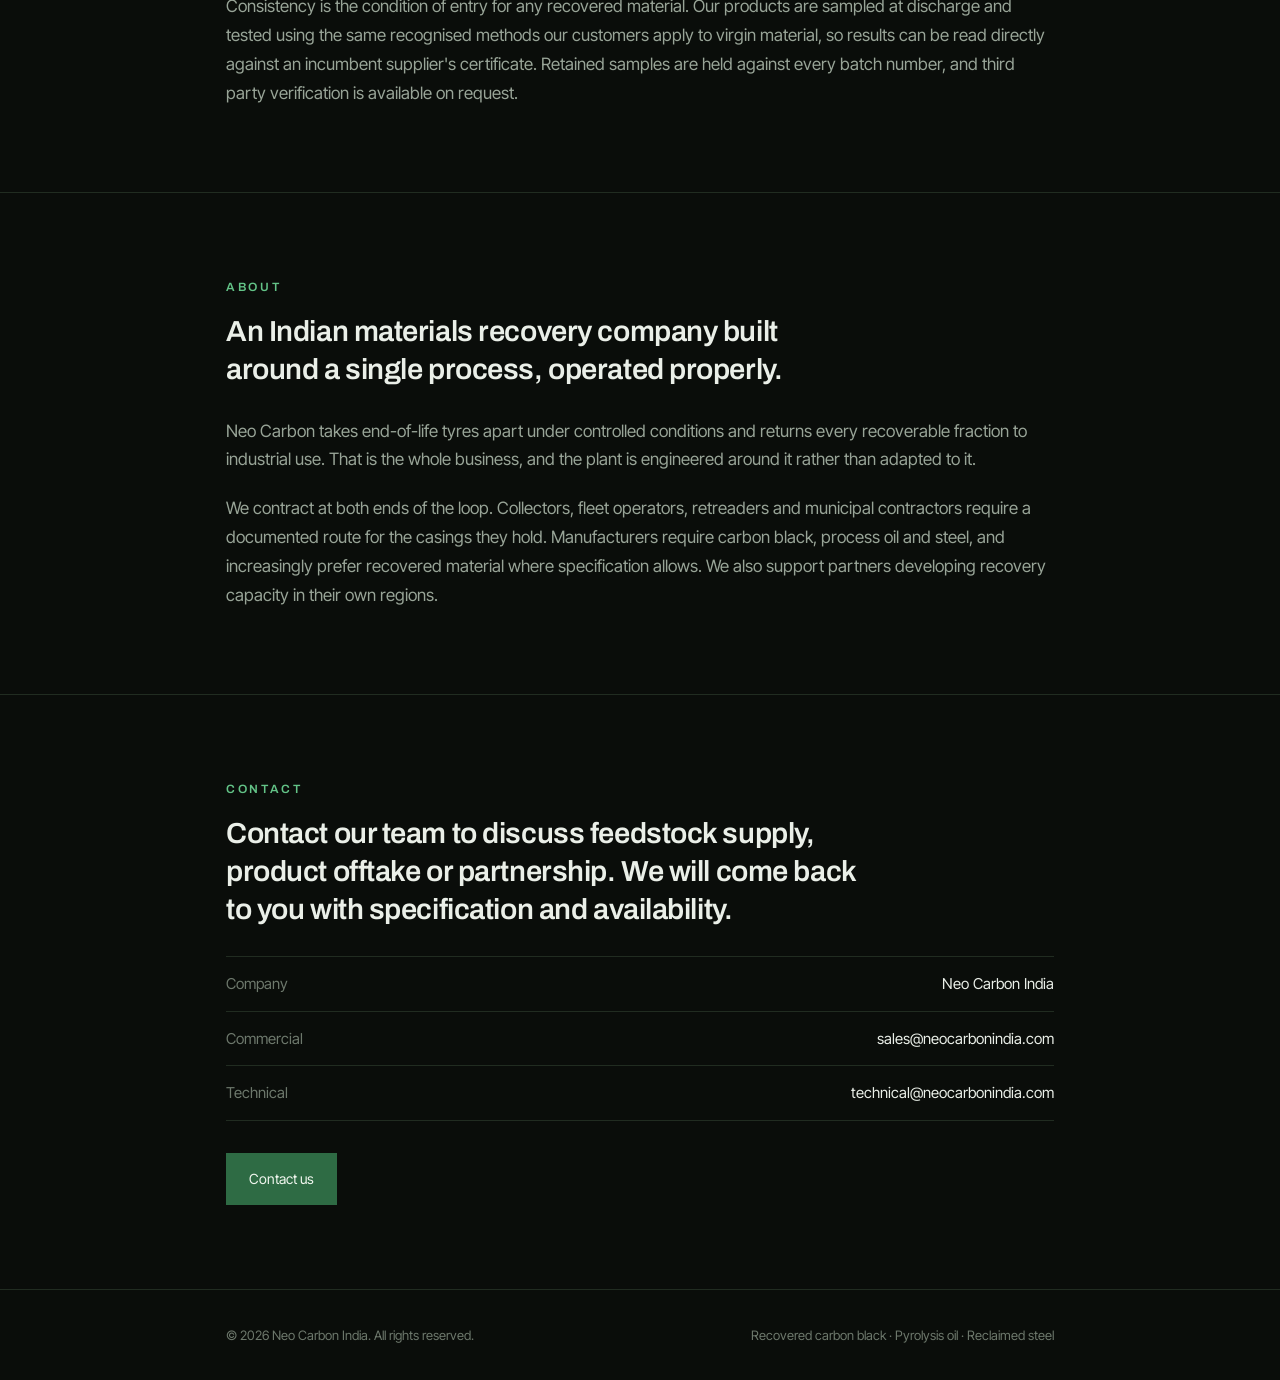
<file: neo-carbon-simple.html>
<!DOCTYPE html>
<html lang="en">
<head>
<meta charset="UTF-8">
<meta name="viewport" content="width=device-width, initial-scale=1.0">
<title>Neo Carbon | Recovered carbon black and tyre pyrolysis oil</title>
<meta name="description" content="Neo Carbon converts end-of-life tyres into recovered carbon black, pyrolysis oil and reclaimed steel through a sealed, continuous pyrolysis process in India.">
<link rel="preconnect" href="https://fonts.googleapis.com">
<link rel="preconnect" href="https://fonts.gstatic.com" crossorigin>
<link href="https://fonts.googleapis.com/css2?family=Archivo:wght@500;600;700&family=Inter+Tight:wght@400;500&display=swap" rel="stylesheet">
<style>
  :root{
    --black:#0A0D0A;
    --base:#0E130E;
    --panel:#141A14;
    --line:#212C21;
    --paper:#EAEFE8;
    --dim:#98A497;
    --dim-2:#6D786C;
    --green:#2E6B44;
    --green-lt:#63C387;
    --ember:#C2703F;
    --display:'Archivo', sans-serif;
    --body:'Inter Tight', sans-serif;
  }
  *{box-sizing:border-box; margin:0; padding:0;}
  html{scroll-behavior:smooth;}
  body{
    background:var(--black); color:var(--paper);
    font-family:var(--body); font-size:17px; line-height:1.7;
    -webkit-font-smoothing:antialiased;
  }
  img,svg{display:block; max-width:100%;}
  a{color:inherit; text-decoration:none;}
  ul{list-style:none;}
  :focus-visible{outline:2px solid var(--green-lt); outline-offset:3px;}

  .wrap{max-width:880px; margin:0 auto; padding:0 26px;}
  h1,h2,h3{font-family:var(--display); font-weight:600; letter-spacing:-.015em; line-height:1.15;}
  p{color:var(--dim); margin-bottom:20px;}
  p:last-child{margin-bottom:0;}
  strong{color:var(--paper); font-weight:500;}

  /* nav */
  header{position:sticky; top:0; z-index:50; background:rgba(10,13,10,.9); backdrop-filter:blur(10px); border-bottom:1px solid var(--line);}
  .nav{display:flex; align-items:center; justify-content:space-between; height:64px;}
  .brand{font-family:var(--display); font-weight:700; font-size:15.5px; letter-spacing:.06em; display:flex; align-items:center; gap:10px;}
  .brand svg{width:24px; height:24px;}
  .brand em{font-style:normal; color:var(--green-lt);}
  .nav ul{display:flex; gap:24px;}
  .nav a{font-size:13.5px; color:var(--dim); letter-spacing:.02em;}
  .nav a:hover{color:var(--green-lt);}
  @media(max-width:760px){ .nav ul{display:none;} }

  /* hero */
  .hero{
    padding:110px 0 90px;
    border-bottom:1px solid var(--line);
    background:radial-gradient(70% 70% at 70% 0%, rgba(46,107,68,.22), transparent 65%);
  }
  .hero h1{font-size:clamp(30px,4.6vw,50px); font-weight:700; max-width:19ch; margin-bottom:22px;}
  .hero h1 span{color:var(--green-lt);}
  .hero p{font-size:18.5px; max-width:56ch;}
  .btns{display:flex; gap:12px; flex-wrap:wrap; margin-top:32px;}
  .btn{
    font-size:14px; padding:13px 22px; border:1px solid var(--line);
    display:inline-block; transition:.18s;
  }
  .btn:hover{border-color:var(--green-lt); color:var(--green-lt);}
  .btn.fill{background:var(--green); border-color:var(--green); color:#F1F7EF;}
  .btn.fill:hover{background:var(--green-lt); border-color:var(--green-lt); color:#08130C;}

  /* sections */
  section{padding:84px 0; border-bottom:1px solid var(--line);}
  .label{
    font-family:var(--display); font-size:12px; font-weight:600; letter-spacing:.22em;
    text-transform:uppercase; color:var(--green-lt); margin-bottom:16px;
  }
  .sub{font-family:var(--display); font-size:clamp(21px,2.5vw,29px); font-weight:600; color:var(--paper); line-height:1.3; margin-bottom:28px; max-width:30ch;}
  .sub.wide{max-width:38ch;}

  /* simple lists */
  .cols{columns:2; column-gap:40px;}
  @media(max-width:620px){.cols{columns:1;}}
  .cols li{padding:11px 0; border-top:1px solid var(--line); font-size:15.5px; color:var(--dim); break-inside:avoid;}

  /* statement */
  .statement{
    padding:70px 0; text-align:center;
    background:linear-gradient(180deg, rgba(46,107,68,.16), transparent);
  }
  .statement p{
    font-family:var(--display); font-size:clamp(20px,2.9vw,32px); font-weight:600;
    color:var(--paper); line-height:1.28; max-width:24ch; margin:0 auto;
  }

  /* product tiles */
  .tiles{display:grid; grid-template-columns:repeat(3,1fr); gap:20px; margin-top:36px;}
  @media(max-width:760px){.tiles{grid-template-columns:1fr;}}
  .tile{border:1px solid var(--line); background:var(--panel); padding:26px 24px 28px;}
  .tile svg{height:56px; margin-bottom:20px;}
  .tile h3{font-size:19px; margin-bottom:8px;}
  .tile p{font-size:14.5px; line-height:1.6;}

  /* process steps */
  .steps{margin-top:36px;}
  .steps li{display:grid; grid-template-columns:52px 1fr; gap:18px; padding:20px 0; border-top:1px solid var(--line);}
  .steps li:last-child{border-bottom:1px solid var(--line);}
  .steps b{font-family:var(--display); font-size:13px; color:var(--green-lt); letter-spacing:.1em; padding-top:4px;}
  .steps h3{font-size:17px; margin-bottom:5px;}
  .steps p{font-size:15px; margin:0;}
  @media(max-width:560px){.steps li{grid-template-columns:1fr; gap:6px;}}

  /* figures */
  figure{border:1px solid var(--line); background:var(--panel); margin:36px 0 0;}
  figure .in{padding:20px 18px 10px;}
  figcaption{
    padding:12px 18px 14px; border-top:1px solid var(--line);
    font-size:12.5px; letter-spacing:.06em; text-transform:uppercase; color:var(--dim-2);
  }

  /* animation */
  .spin{transform-origin:center; animation:spin 2.6s linear infinite;}
  .spin.rev{animation-direction:reverse;}
  .spin.slow{animation-duration:8s;}
  @keyframes spin{to{transform:rotate(360deg);}}
  .fall{animation:fall 2.8s ease-in infinite;}
  .a1{animation-delay:.5s;} .a2{animation-delay:1s;} .a3{animation-delay:1.6s;}
  @keyframes fall{0%{transform:translateY(-6px);opacity:0;}12%{opacity:1;}86%{opacity:1;}100%{transform:translateY(48px);opacity:0;}}
  .belt{animation:belt 1.2s linear infinite;}
  @keyframes belt{to{transform:translateX(-32px);}}
  .ride{animation:ride 3.4s linear infinite;}
  @keyframes ride{0%{transform:translateX(0);opacity:0;}8%{opacity:1;}90%{opacity:1;}100%{transform:translateX(298px);opacity:0;}}
  .heat{animation:heat 2.6s ease-in-out infinite;}
  @keyframes heat{0%,100%{opacity:.3;}50%{opacity:.85;}}
  @media(prefers-reduced-motion:reduce){.spin,.fall,.belt,.ride,.heat{animation:none !important;}}

  /* contact */
  .details{margin-top:26px;}
  .details div{display:flex; justify-content:space-between; gap:20px; padding:14px 0; border-top:1px solid var(--line); font-size:15px;}
  .details div:last-child{border-bottom:1px solid var(--line);}
  .details span:first-child{color:var(--dim-2);}

  footer{padding:34px 0; }
  .foot{display:flex; justify-content:space-between; gap:16px; flex-wrap:wrap; font-size:13px; color:var(--dim-2);}
</style>
</head>
<body>

<header>
  <div class="wrap nav">
    <a href="#top" class="brand">
      <svg viewBox="0 0 32 32" fill="none" aria-hidden="true">
        <path d="M16 2.6 27 9v14L16 29.4 5 23V9z" stroke="#63C387" stroke-width="1.4"/>
        <circle cx="16" cy="16" r="4.6" fill="#2E6B44"/>
      </svg>
      NEO<em>CARBON</em>
    </a>
    <ul>
      <li><a href="#products">Products</a></li>
      <li><a href="#technology">Technology</a></li>
      <li><a href="#sustainability">Sustainability</a></li>
      <li><a href="#about">About</a></li>
      <li><a href="#contact">Contact</a></li>
    </ul>
  </div>
</header>

<main id="top">

<!-- HERO -->
<div class="hero">
  <div class="wrap">
    <h1>A tyre reaches the end of its life. <span>The material inside it does not.</span></h1>
    <p>Neo Carbon recovers carbon black, pyrolysis oil and steel from end-of-life tyres across India.</p>
    <div class="btns">
      <a href="#technology" class="btn fill">Our technology</a>
      <a href="#contact" class="btn">Contact us</a>
    </div>
  </div>
</div>

<!-- APPLICATIONS -->
<section id="applications">
  <div class="wrap">
    <div class="label">Applications</div>
    <h2 class="sub wide">Recovered materials engineered to perform in the industries that already depend on virgin equivalents.</h2>
    <ul class="cols">
      <li>Tyre manufacturing</li>
      <li>Rubber goods and moulded components</li>
      <li>Cables, hoses and profiles</li>
      <li>Paints, inks and coatings</li>
      <li>Plastics and masterbatch</li>
      <li>Industrial process fuel</li>
      <li>Steel mills and foundries</li>
      <li>Research and product development</li>
    </ul>
  </div>
</section>

<!-- STATEMENT -->
<div class="statement">
  <div class="wrap"><p>Built to close a loop that India currently leaves open.</p></div>
</div>

<!-- PRODUCTS -->
<section id="products">
  <div class="wrap">
    <div class="label">Products</div>
    <h2 class="sub wide">Three recovered streams from a single input, each produced to a consistent, documented specification.</h2>
    <p>Every end-of-life tyre entering our line is separated into materials that industry can use directly. Steel is removed first, during preparation. The prepared rubber then passes into sealed, oxygen-free thermal conversion, which yields a hydrocarbon oil and a solid carbon char. The oil is condensed and refined into a stable process feedstock. The char is milled and classified into recovered carbon black suitable for substitution against several virgin grades.</p>

    <div class="tiles">
      <div class="tile">
        <svg viewBox="0 0 60 56" fill="none" aria-hidden="true">
          <circle cx="30" cy="28" r="19" stroke="#63C387" stroke-width="1.3"/>
          <circle cx="30" cy="28" r="8.5" fill="#63C387"/>
        </svg>
        <h3>NeoBlack</h3>
        <p>Recovered carbon black of consistent grade and particle size.</p>
      </div>
      <div class="tile">
        <svg viewBox="0 0 60 56" fill="none" aria-hidden="true">
          <path d="M30 8c8 14 15 21 15 28a15 15 0 0 1-30 0c0-7 7-14 15-28z" stroke="#C2703F" stroke-width="1.3"/>
          <path d="M30 44a8 8 0 0 0 8-8" stroke="#C2703F" stroke-width="1.3"/>
        </svg>
        <h3>NeoCrude</h3>
        <p>Stable recovered tyre pyrolysis oil for process and refining use.</p>
      </div>
      <div class="tile">
        <svg viewBox="0 0 60 56" fill="none" aria-hidden="true">
          <path d="M10 40c8-22 32 22 40 0" stroke="#98A497" stroke-width="1.3"/>
          <path d="M10 28c8-22 32 22 40 0" stroke="#98A497" stroke-width="1.3"/>
          <path d="M10 16c8-22 32 22 40 0" stroke="#98A497" stroke-width="1.3"/>
        </svg>
        <h3>NeoSteel</h3>
        <p>High-tensile reclaimed steel wire, cleaned and baled for reuse.</p>
      </div>
    </div>
  </div>
</section>

<!-- TECHNOLOGY -->
<section id="technology">
  <div class="wrap">
    <div class="label">Technology</div>
    <h2 class="sub wide">A continuous, sealed pyrolysis line designed for consistent output rather than maximum throughput.</h2>
    <p>Pyrolysis performs only as well as the material entering it. The majority of our process control therefore sits upstream of the reactor, in grading, sizing, wire separation and drying, so that every charge presents the same characteristics and the output stays inside the same band batch after batch.</p>
    <p>Conversion takes place under seal with oxygen excluded and heat applied indirectly, so the rubber decomposes thermally rather than combusting. Vapour is drawn off through a staged condenser train and settled into oil by grade. Solid char is cooled, scalped for residual wire, then milled and classified into finished carbon. Non-condensable gas is captured and returned to the burners as fuel.</p>

    <ul class="steps">
      <li><b>01</b><div><h3>Intake</h3><p>Loads are weighed, sampled and graded, with rims, tubes and contamination removed before acceptance.</p></div></li>
      <li><b>02</b><div><h3>Preparation</h3><p>Casings are reduced to uniform chip, with steel extracted magnetically and textile removed by air classification.</p></div></li>
      <li><b>03</b><div><h3>Conversion</h3><p>Prepared chip is charged under seal into an indirectly heated reactor operating without oxygen.</p></div></li>
      <li><b>04</b><div><h3>Recovery</h3><p>Vapour is condensed into oil, char is milled into carbon black, and process gas is captured for reuse.</p></div></li>
      <li><b>05</b><div><h3>Dispatch</h3><p>Finished material is classified, packed and released against a batch record.</p></div></li>
    </ul>

    <!-- shredder -->
    <figure>
      <div class="in">
        <svg viewBox="0 0 640 210" xmlns="http://www.w3.org/2000/svg" role="img" aria-label="Whole tyres entering a twin-rotor shredder and leaving as uniform chips">
          <path d="M180 14h280l-52 46H232z" fill="none" stroke="#212C21"/>
          <g transform="translate(0,22)">
            <circle class="fall" cx="270" cy="0" r="15" fill="none" stroke="#3F8A58" stroke-width="6"/>
            <circle class="fall a2" cx="340" cy="0" r="13" fill="none" stroke="#2E6B44" stroke-width="6"/>
            <circle class="fall a3" cx="306" cy="0" r="16" fill="none" stroke="#3F8A58" stroke-width="6"/>
          </g>
          <rect x="212" y="66" width="216" height="98" fill="none" stroke="#212C21"/>
          <g transform="translate(268,115)">
            <g class="spin">
              <circle r="36" fill="#0E130E" stroke="#3F8A58" stroke-width="1.2"/>
              <path d="M0-36 13-32 7-24z" fill="#63C387"/><path d="M36 0 32 13 24 7z" fill="#63C387"/>
              <path d="M0 36-13 32-7 24z" fill="#63C387"/><path d="M-36 0-32-13-24-7z" fill="#63C387"/>
              <circle r="8" fill="none" stroke="#2E6B44"/>
            </g>
          </g>
          <g transform="translate(372,115)">
            <g class="spin rev">
              <circle r="36" fill="#0E130E" stroke="#3F8A58" stroke-width="1.2"/>
              <path d="M0-36 13-32 7-24z" fill="#2E6B44"/><path d="M36 0 32 13 24 7z" fill="#2E6B44"/>
              <path d="M0 36-13 32-7 24z" fill="#2E6B44"/><path d="M-36 0-32-13-24-7z" fill="#2E6B44"/>
              <circle r="8" fill="none" stroke="#2E6B44"/>
            </g>
          </g>
          <g transform="translate(0,172)">
            <rect class="fall" x="286" y="0" width="12" height="8" fill="#63C387"/>
            <rect class="fall a2" x="316" y="0" width="10" height="7" fill="#3F8A58"/>
            <rect class="fall a3" x="344" y="0" width="11" height="7" fill="#2E6B44"/>
          </g>
        </svg>
      </div>
      <figcaption>Twin-rotor size reduction, whole casing to uniform chip</figcaption>
    </figure>

    <!-- conveyor to reactor -->
    <figure>
      <div class="in">
        <svg viewBox="0 0 640 200" xmlns="http://www.w3.org/2000/svg" role="img" aria-label="Enclosed conveyor carrying chip into a sealed heated reactor">
          <g transform="translate(28,112)">
            <path d="M0-36h312M0-36v36M312-36v36" stroke="#212C21"/>
            <rect x="0" y="0" width="312" height="11" fill="#141A14" stroke="#212C21"/>
            <clipPath id="bc"><rect x="0" y="0" width="312" height="11"/></clipPath>
            <g clip-path="url(#bc)"><g class="belt">
              <rect x="-32" width="6" height="11" fill="#2E6B44"/><rect x="0" width="6" height="11" fill="#2E6B44"/>
              <rect x="32" width="6" height="11" fill="#2E6B44"/><rect x="64" width="6" height="11" fill="#2E6B44"/>
              <rect x="96" width="6" height="11" fill="#2E6B44"/><rect x="128" width="6" height="11" fill="#2E6B44"/>
              <rect x="160" width="6" height="11" fill="#2E6B44"/><rect x="192" width="6" height="11" fill="#2E6B44"/>
              <rect x="224" width="6" height="11" fill="#2E6B44"/><rect x="256" width="6" height="11" fill="#2E6B44"/>
              <rect x="288" width="6" height="11" fill="#2E6B44"/><rect x="320" width="6" height="11" fill="#2E6B44"/>
            </g></g>
            <g class="ride"><rect x="4" y="-15" width="12" height="10" fill="#63C387"/></g>
            <g class="ride" style="animation-delay:1.1s"><rect x="4" y="-14" width="10" height="9" fill="#3F8A58"/></g>
            <g class="ride" style="animation-delay:2.2s"><rect x="4" y="-15" width="11" height="10" fill="#2E6B44"/></g>
            <circle cy="5.5" r="9" fill="none" stroke="#212C21"/>
            <circle cx="312" cy="5.5" r="9" fill="none" stroke="#212C21"/>
          </g>
          <g transform="translate(392,118)">
            <circle r="24" fill="#141A14" stroke="#3F8A58"/>
            <g class="spin slow">
              <path d="M0-24V24M-24 0H24" stroke="#63C387" stroke-width="2"/>
              <path d="M-17-17 17 17M17-17-17 17" stroke="#2E6B44" stroke-width="1.4"/>
            </g>
            <circle r="4" fill="#63C387"/>
          </g>
          <g transform="translate(528,104)">
            <rect x="-14" y="-58" width="28" height="12" fill="none" stroke="#212C21"/>
            <ellipse rx="76" ry="42" fill="#0E130E" stroke="#3F8A58"/>
            <ellipse class="heat" rx="58" ry="27" fill="#C2703F" opacity=".45" filter="url(#sf)"/>
            <defs><filter id="sf"><feGaussianBlur stdDeviation="9"/></filter></defs>
            <g class="spin slow"><ellipse rx="76" ry="42" fill="none" stroke="#212C21" stroke-dasharray="6 12"/></g>
            <path d="M-88 30h176M-62 30-68 50M62 30 68 50" stroke="#212C21"/>
          </g>
        </svg>
      </div>
      <figcaption>Enclosed transfer through a rotary airlock into the sealed reactor</figcaption>
    </figure>
  </div>
</section>

<!-- SUSTAINABILITY -->
<section id="sustainability">
  <div class="wrap">
    <div class="label">Sustainability</div>
    <h2 class="sub wide">Producing virgin carbon black consumes fossil feedstock to create a material that already exists inside every discarded tyre.</h2>
    <p>India generates significantly more end-of-life tyres each year than the country has licensed capacity to process, and the shortfall continues to widen. The default outcomes, stockpiling and open burning, destroy recoverable material and release avoidable emissions in the process.</p>
    <p>Recovery changes the arithmetic on both sides. Each tonne of recovered carbon black displaces a tonne that would otherwise have been manufactured from fossil oil, and each tyre processed is one removed from an unmanaged waste stream. For manufacturers, substitution is a direct route to lower embedded carbon in the finished product without redesigning it.</p>
    <p>Containment is what makes that case hold. Material handling is enclosed with extraction at source, the reactor operates under seal, and process gas is cleaned and burned back into the plant rather than flared, supplying the majority of its thermal load. Emissions pass through multi-stage treatment before release, and operating conditions are logged continuously through every cycle.</p>
  </div>
</section>

<!-- QUALITY -->
<section id="quality">
  <div class="wrap">
    <div class="label">Quality</div>
    <h2 class="sub">Standards we work to.</h2>
    <p>Consistency is the condition of entry for any recovered material. Our products are sampled at discharge and tested using the same recognised methods our customers apply to virgin material, so results can be read directly against an incumbent supplier's certificate. Retained samples are held against every batch number, and third party verification is available on request.</p>
  </div>
</section>

<!-- ABOUT -->
<section id="about">
  <div class="wrap">
    <div class="label">About</div>
    <h2 class="sub wide">An Indian materials recovery company built around a single process, operated properly.</h2>
    <p>Neo Carbon takes end-of-life tyres apart under controlled conditions and returns every recoverable fraction to industrial use. That is the whole business, and the plant is engineered around it rather than adapted to it.</p>
    <p>We contract at both ends of the loop. Collectors, fleet operators, retreaders and municipal contractors require a documented route for the casings they hold. Manufacturers require carbon black, process oil and steel, and increasingly prefer recovered material where specification allows. We also support partners developing recovery capacity in their own regions.</p>
  </div>
</section>

<!-- CONTACT -->
<section id="contact">
  <div class="wrap">
    <div class="label">Contact</div>
    <h2 class="sub wide">Contact our team to discuss feedstock supply, product offtake or partnership. We will come back to you with specification and availability.</h2>
    <div class="details">
      <div><span>Company</span><span>Neo Carbon India</span></div>
      <div><span>Commercial</span><span>sales@neocarbonindia.com</span></div>
      <div><span>Technical</span><span>technical@neocarbonindia.com</span></div>
    </div>
    <div class="btns"><a href="mailto:sales@neocarbonindia.com" class="btn fill">Contact us</a></div>
  </div>
</section>

</main>

<footer>
  <div class="wrap foot">
    <span>&copy; 2026 Neo Carbon India. All rights reserved.</span>
    <span>Recovered carbon black · Pyrolysis oil · Reclaimed steel</span>
  </div>
</footer>

</body>
</html>
</file>
<file: styles.css>
:root {
  --black: #0a0d0a;
  --base: #0e130e;
  --panel: #141a14;
  --panel-2: #1a221a;
  --line: #212c21;
  --paper: #eaefe8;
  --dim: #98a497;
  --dim-2: #6d786c;
  --green: #2e6b44;
  --green-mid: #3f8a58;
  --green-lt: #63c387;
  --ember: #c2703f;
  --display: "Archivo", sans-serif;
  --body: "Inter Tight", sans-serif;
  --wrap: min(1140px, calc(100% - 48px));
  --radius: 14px;
  --radius-lg: 22px;
}

*,
*::before,
*::after {
  box-sizing: border-box;
  margin: 0;
  padding: 0;
}

html {
  scroll-behavior: smooth;
}

body {
  background: var(--black);
  color: var(--paper);
  font-family: var(--body);
  font-size: 16px;
  line-height: 1.65;
  -webkit-font-smoothing: antialiased;
}

body.is-loading {
  overflow: hidden;
}

/* page loader */
.page-loader {
  position: fixed;
  inset: 0;
  z-index: 200;
  display: grid;
  place-items: center;
  background: var(--black);
  transition: opacity 0.55s ease, visibility 0.55s ease;
}

.page-loader.is-hidden {
  opacity: 0;
  visibility: hidden;
  pointer-events: none;
}

.page-loader.is-skip {
  display: none;
}

.loader-inner {
  text-align: center;
  width: min(280px, 80vw);
}

.loader-logo {
  height: 56px;
  width: auto;
  margin: 0 auto 28px;
  object-fit: contain;
  animation: loader-pulse 1.6s ease-in-out infinite;
}

.loader-bar {
  height: 3px;
  background: var(--line);
  border-radius: 999px;
  overflow: hidden;
  margin-bottom: 14px;
}

.loader-fill {
  display: block;
  height: 100%;
  width: 0%;
  background: linear-gradient(90deg, var(--green), var(--green-lt));
  border-radius: inherit;
  transition: width 0.15s ease;
}

.loader-text {
  font-family: var(--display);
  font-size: 12px;
  letter-spacing: 0.18em;
  text-transform: uppercase;
  color: var(--dim-2);
}

@keyframes loader-pulse {
  0%,
  100% {
    opacity: 0.75;
    transform: scale(0.98);
  }
  50% {
    opacity: 1;
    transform: scale(1);
  }
}

/* scroll progress */
.scroll-progress {
  position: fixed;
  top: 0;
  left: 0;
  right: 0;
  height: 3px;
  z-index: 110;
  background: transparent;
  pointer-events: none;
}

.scroll-progress-bar {
  display: block;
  height: 100%;
  width: 0%;
  background: linear-gradient(90deg, var(--green), var(--green-lt));
  box-shadow: 0 0 12px rgba(99, 195, 135, 0.45);
  transition: width 0.08s linear;
}

/* back to top */
.back-to-top {
  position: fixed;
  right: 24px;
  bottom: 24px;
  z-index: 90;
  width: 46px;
  height: 46px;
  border-radius: 50%;
  border: 1px solid var(--line);
  background: rgba(10, 13, 10, 0.92);
  backdrop-filter: blur(8px);
  color: var(--green-lt);
  cursor: pointer;
  display: grid;
  place-items: center;
  opacity: 0;
  visibility: hidden;
  transform: translateY(12px);
  transition: opacity 0.25s ease, visibility 0.25s ease, transform 0.25s ease, border-color 0.2s, background 0.2s;
}

.back-to-top.is-visible {
  opacity: 1;
  visibility: visible;
  transform: translateY(0);
}

.back-to-top:hover {
  border-color: var(--green-lt);
  background: var(--green);
  color: #f1f7ef;
}

.back-to-top[hidden] {
  display: grid;
}

@media (max-width: 600px) {
  .back-to-top {
    right: 16px;
    bottom: 16px;
    width: 42px;
    height: 42px;
  }
}

img,
svg {
  display: block;
  max-width: 100%;
}

a {
  color: inherit;
  text-decoration: none;
}

ul {
  list-style: none;
}

:focus-visible {
  outline: 2px solid var(--green-lt);
  outline-offset: 3px;
}

.wrap {
  width: var(--wrap);
  margin: 0 auto;
}

h1,
h2,
h3 {
  font-family: var(--display);
  font-weight: 600;
  letter-spacing: -0.02em;
  line-height: 1.12;
}

p {
  color: var(--dim);
}

p + p {
  margin-top: 16px;
}

.label {
  display: inline-flex;
  align-items: center;
  gap: 8px;
  font-family: var(--display);
  font-size: 11px;
  font-weight: 600;
  letter-spacing: 0.2em;
  text-transform: uppercase;
  color: var(--green-lt);
  margin-bottom: 14px;
}

.label::before {
  content: "";
  width: 18px;
  height: 1px;
  background: var(--green-lt);
}

.section-head {
  max-width: 34rem;
  margin-bottom: 40px;
}

.section-head h2 {
  font-size: clamp(1.75rem, 3.5vw, 2.5rem);
  margin-bottom: 14px;
}

.section-head p {
  font-size: 1.05rem;
  max-width: 52ch;
}

.sub {
  font-family: var(--display);
  font-size: clamp(1.35rem, 2.5vw, 1.8rem);
  font-weight: 600;
  color: var(--paper);
  line-height: 1.3;
  margin-bottom: 28px;
  max-width: 30ch;
}

.sub.wide {
  max-width: 38ch;
}

section p {
  margin-bottom: 20px;
}

section p:last-child {
  margin-bottom: 0;
}

.cols {
  columns: 2;
  column-gap: 40px;
}

.cols li {
  padding: 11px 0;
  border-top: 1px solid var(--line);
  font-size: 15.5px;
  color: var(--dim);
  break-inside: avoid;
}

@media (max-width: 620px) {
  .cols {
    columns: 1;
  }
}

.tiles {
  display: grid;
  grid-template-columns: repeat(3, 1fr);
  gap: 20px;
  margin-top: 36px;
}

.tile {
  border: 1px solid var(--line);
  background: var(--panel);
  padding: 26px 24px 28px;
  border-radius: var(--radius);
  transition: transform 0.35s ease, border-color 0.35s ease, box-shadow 0.35s ease;
}

.tile:hover {
  transform: translateY(-6px);
  border-color: rgba(99, 195, 135, 0.35);
  box-shadow: 0 16px 48px rgba(0, 0, 0, 0.3);
}

.tile svg {
  height: 56px;
  margin-bottom: 20px;
}

.tile h3 {
  font-size: 19px;
  margin-bottom: 8px;
}

.tile p {
  font-size: 14.5px;
  line-height: 1.6;
}

@media (max-width: 820px) {
  .tiles {
    grid-template-columns: 1fr;
  }
}

.steps {
  margin-top: 36px;
  list-style: none;
}

.steps li {
  display: grid;
  grid-template-columns: 52px 1fr;
  gap: 18px;
  padding: 20px 0;
  border-top: 1px solid var(--line);
}

.steps li:last-child {
  border-bottom: 1px solid var(--line);
}

.steps b {
  font-family: var(--display);
  font-size: 13px;
  color: var(--green-lt);
  letter-spacing: 0.1em;
  padding-top: 4px;
}

.steps h3 {
  font-size: 17px;
  margin-bottom: 5px;
}

.steps p {
  font-size: 15px;
  margin: 0;
}

@media (max-width: 560px) {
  .steps li {
    grid-template-columns: 1fr;
    gap: 6px;
  }
}

figure {
  border: 1px solid var(--line);
  background: var(--panel);
  margin: 36px 0 0;
  border-radius: var(--radius);
  overflow: hidden;
}

figure .in {
  padding: 20px 18px 10px;
}

figcaption {
  padding: 12px 18px 14px;
  border-top: 1px solid var(--line);
  font-size: 12.5px;
  letter-spacing: 0.06em;
  text-transform: uppercase;
  color: var(--dim-2);
}

.spin {
  transform-origin: center;
  animation: spin 2.6s linear infinite;
}

.spin.rev {
  animation-direction: reverse;
}

.spin.slow {
  animation-duration: 8s;
}

@keyframes spin {
  to {
    transform: rotate(360deg);
  }
}

.fall {
  animation: fall 2.8s ease-in infinite;
}

.a2 {
  animation-delay: 1s;
}

.a3 {
  animation-delay: 1.6s;
}

@keyframes fall {
  0% {
    transform: translateY(-6px);
    opacity: 0;
  }
  12% {
    opacity: 1;
  }
  86% {
    opacity: 1;
  }
  100% {
    transform: translateY(48px);
    opacity: 0;
  }
}

.belt {
  animation: belt 1.2s linear infinite;
}

@keyframes belt {
  to {
    transform: translateX(-32px);
  }
}

.ride {
  animation: ride 3.4s linear infinite;
}

@keyframes ride {
  0% {
    transform: translateX(0);
    opacity: 0;
  }
  8% {
    opacity: 1;
  }
  90% {
    opacity: 1;
  }
  100% {
    transform: translateX(298px);
    opacity: 0;
  }
}

.heat {
  animation: heat 2.6s ease-in-out infinite;
}

@keyframes heat {
  0%,
  100% {
    opacity: 0.3;
  }
  50% {
    opacity: 0.85;
  }
}

.details {
  margin-top: 26px;
}

.details div {
  display: flex;
  justify-content: space-between;
  gap: 20px;
  padding: 14px 0;
  border-top: 1px solid var(--line);
  font-size: 15px;
}

.details div:last-child {
  border-bottom: 1px solid var(--line);
}

.details span:first-child {
  color: var(--dim-2);
  flex-shrink: 0;
}

.details span:last-child {
  text-align: right;
  color: var(--dim);
}

@media (max-width: 600px) {
  .details div {
    flex-direction: column;
    gap: 4px;
  }

  .details span:last-child {
    text-align: left;
  }
}

/* header */
.site-header {
  position: fixed;
  inset: 0 0 auto;
  z-index: 100;
  transition: background 0.25s, border-color 0.25s, box-shadow 0.25s;
}

.site-header.is-scrolled {
  background: rgba(10, 13, 10, 0.94);
  backdrop-filter: blur(12px);
  border-bottom: 1px solid var(--line);
  box-shadow: 0 8px 32px rgba(0, 0, 0, 0.25);
}

.nav {
  display: flex;
  align-items: center;
  justify-content: space-between;
  height: 76px;
  gap: 20px;
}

.brand {
  display: flex;
  align-items: center;
  flex-shrink: 0;
}

.brand-logo {
  display: block;
  height: 52px;
  width: auto;
  object-fit: contain;
}

.nav-links {
  display: flex;
  gap: 28px;
}

.nav-links a {
  font-size: 13.5px;
  color: var(--dim);
  letter-spacing: 0.02em;
  transition: color 0.18s;
  position: relative;
  padding-bottom: 4px;
}

.nav-links a::after {
  content: "";
  position: absolute;
  left: 0;
  right: 0;
  bottom: 0;
  height: 2px;
  background: var(--green-lt);
  border-radius: 999px;
  transform: scaleX(0);
  transition: transform 0.2s ease;
}

.nav-links a:hover,
.nav-links a.is-active {
  color: var(--green-lt);
}

.nav-links a:hover::after,
.nav-links a.is-active::after {
  transform: scaleX(1);
}

.menu-toggle {
  display: none;
  background: none;
  border: 1px solid var(--line);
  color: var(--paper);
  width: 42px;
  height: 42px;
  cursor: pointer;
  padding: 0;
  align-items: center;
  justify-content: center;
  border-radius: 8px;
}

.menu-toggle span {
  display: block;
  width: 18px;
  height: 1.5px;
  background: currentColor;
  position: relative;
  transition: background 0.18s;
}

.menu-toggle span::before,
.menu-toggle span::after {
  content: "";
  position: absolute;
  left: 0;
  width: 100%;
  height: 1.5px;
  background: currentColor;
  transition: transform 0.2s, top 0.2s;
}

.menu-toggle span::before {
  top: -6px;
}

.menu-toggle span::after {
  top: 6px;
}

.menu-toggle[aria-expanded="true"] span {
  background: transparent;
}

.menu-toggle[aria-expanded="true"] span::before {
  top: 0;
  transform: rotate(45deg);
}

.menu-toggle[aria-expanded="true"] span::after {
  top: 0;
  transform: rotate(-45deg);
}

@media (max-width: 820px) {
  .menu-toggle {
    display: flex;
  }

  .nav-links {
    display: none;
    position: absolute;
    top: 76px;
    left: 0;
    right: 0;
    flex-direction: column;
    gap: 0;
    background: rgba(10, 13, 10, 0.98);
    border-bottom: 1px solid var(--line);
    padding: 8px 24px 20px;
  }

  .nav-links.is-open {
    display: flex;
  }

  .nav-links li {
    border-top: 1px solid var(--line);
  }

  .nav-links a {
    display: block;
    padding: 14px 0;
    font-size: 15px;
  }
}

/* buttons */
.btns {
  display: flex;
  gap: 12px;
  flex-wrap: wrap;
}

.btn {
  font-size: 14px;
  font-weight: 500;
  padding: 14px 24px;
  border: 1px solid var(--line);
  border-radius: 999px;
  display: inline-flex;
  align-items: center;
  justify-content: center;
  transition: transform 0.2s, border-color 0.2s, color 0.2s, background 0.2s, box-shadow 0.2s;
}

.btn:hover {
  border-color: var(--green-lt);
  color: var(--green-lt);
  transform: translateY(-2px);
}

.btn.fill {
  background: var(--green);
  border-color: var(--green);
  color: #f1f7ef;
  position: relative;
  overflow: hidden;
}

.btn.fill::after {
  content: "";
  position: absolute;
  inset: 0;
  background: linear-gradient(105deg, transparent 40%, rgba(255, 255, 255, 0.18) 50%, transparent 60%);
  transform: translateX(-120%);
  transition: transform 0.55s ease;
}

.btn.fill:hover::after {
  transform: translateX(120%);
}

.btn.fill:hover {
  background: var(--green-lt);
  border-color: var(--green-lt);
  color: #08130c;
  box-shadow: 0 8px 28px rgba(99, 195, 135, 0.25);
}

/* hero */
.hero {
  position: relative;
  min-height: 100vh;
  min-height: 100dvh;
  display: flex;
  align-items: center;
  padding: 110px 0 60px;
  overflow: hidden;
}

.hero-bg {
  position: absolute;
  inset: 0;
  z-index: 0;
  pointer-events: none;
  overflow: hidden;
}

.orb {
  position: absolute;
  border-radius: 50%;
  filter: blur(70px);
  opacity: 0.45;
  animation: orb-drift 16s ease-in-out infinite alternate;
}

.orb-a {
  width: 420px;
  height: 420px;
  top: 8%;
  left: -8%;
  background: rgba(46, 107, 68, 0.35);
}

.orb-b {
  width: 320px;
  height: 320px;
  top: 20%;
  right: -5%;
  background: rgba(99, 195, 135, 0.18);
  animation-delay: -4s;
  animation-duration: 20s;
}

.orb-c {
  width: 260px;
  height: 260px;
  bottom: 10%;
  left: 35%;
  background: rgba(194, 112, 63, 0.12);
  animation-delay: -8s;
  animation-duration: 18s;
}

@keyframes orb-drift {
  from {
    transform: translate(0, 0) scale(1);
  }
  to {
    transform: translate(28px, -22px) scale(1.1);
  }
}

.hero::before {
  content: "";
  position: absolute;
  inset: 0;
  background:
    radial-gradient(60% 50% at 15% 40%, rgba(46, 107, 68, 0.28), transparent 60%),
    radial-gradient(40% 40% at 85% 20%, rgba(99, 195, 135, 0.1), transparent 55%),
    linear-gradient(180deg, var(--base) 0%, var(--black) 100%);
  z-index: 0;
}

.hero-grid {
  position: relative;
  z-index: 1;
  display: grid;
  grid-template-columns: 1fr 1.05fr;
  gap: 48px;
  align-items: center;
}

.hero-copy h1 {
  font-size: clamp(2.2rem, 5vw, 3.6rem);
  font-weight: 700;
  max-width: 14ch;
  margin-bottom: 20px;
}

.hero-copy h1 span {
  color: var(--green-lt);
}

.hero-copy > p {
  font-size: 1.125rem;
  max-width: 46ch;
  margin-bottom: 32px;
}

.hero-visual {
  position: relative;
}

.hero-frame {
  position: relative;
  border-radius: var(--radius-lg);
  overflow: hidden;
  border: 1px solid var(--line);
  box-shadow:
    0 24px 80px rgba(0, 0, 0, 0.45),
    0 0 0 1px rgba(99, 195, 135, 0.08) inset;
  transition: transform 0.4s ease, box-shadow 0.4s ease;
}

.hero-visual:hover .hero-frame {
  transform: translateY(-6px);
  box-shadow:
    0 32px 90px rgba(0, 0, 0, 0.5),
    0 0 40px rgba(99, 195, 135, 0.12);
}

.hero-frame img,
.hero-img {
  width: 100%;
  aspect-ratio: 16 / 11;
  object-fit: cover;
  transition: transform 8s ease;
}

.hero-visual:hover .hero-frame img {
  transform: scale(1.06);
}

.hero-badge {
  position: absolute;
  left: 20px;
  bottom: 20px;
  background: rgba(10, 13, 10, 0.88);
  backdrop-filter: blur(8px);
  border: 1px solid var(--line);
  border-radius: 12px;
  padding: 12px 16px;
  font-size: 13px;
  color: var(--paper);
}

.hero-badge strong {
  display: block;
  font-family: var(--display);
  font-size: 15px;
  margin-bottom: 2px;
}

@media (max-width: 900px) {
  .hero-grid {
    grid-template-columns: 1fr;
    gap: 36px;
  }

  .hero-copy h1 {
    max-width: none;
  }
}

/* stats */
.stats {
  padding: 0 0 80px;
  margin-top: -20px;
}

.stats-grid {
  display: grid;
  grid-template-columns: repeat(3, 1fr);
  gap: 16px;
}

.stat {
  background: var(--panel);
  border: 1px solid var(--line);
  border-radius: var(--radius);
  padding: 24px 22px;
  transition: transform 0.3s ease, border-color 0.3s ease, box-shadow 0.3s ease;
}

.stat:hover {
  transform: translateY(-4px);
  border-color: rgba(99, 195, 135, 0.3);
  box-shadow: 0 12px 36px rgba(0, 0, 0, 0.25);
}

.stat strong {
  display: block;
  font-family: var(--display);
  font-size: 1.5rem;
  color: var(--green-lt);
  margin-bottom: 6px;
}

.stat span {
  font-size: 14px;
  color: var(--dim);
  line-height: 1.45;
}

@media (max-width: 700px) {
  .stats-grid {
    grid-template-columns: 1fr;
  }
}

/* sections */
section {
  padding: 88px 0;
}

section.alt {
  background: linear-gradient(180deg, rgba(20, 26, 20, 0.6), transparent);
  border-block: 1px solid var(--line);
}

/* products */
.product-grid {
  display: grid;
  grid-template-columns: repeat(3, 1fr);
  gap: 18px;
}

.product-card {
  background: var(--panel);
  border: 1px solid var(--line);
  border-radius: var(--radius);
  padding: 28px 24px 30px;
  transition: transform 0.35s ease, border-color 0.35s ease, box-shadow 0.35s ease;
}

.product-card:hover {
  transform: translateY(-8px);
  border-color: rgba(99, 195, 135, 0.35);
  box-shadow: 0 16px 48px rgba(0, 0, 0, 0.3);
}

.product-icon {
  width: 52px;
  height: 52px;
  border-radius: 12px;
  display: grid;
  place-items: center;
  margin-bottom: 18px;
  font-family: var(--display);
  font-weight: 700;
  font-size: 13px;
  letter-spacing: 0.04em;
  transition: transform 0.35s ease;
}

.product-card:hover .product-logo {
  transform: scale(1.08);
}

.product-logo {
  height: 52px;
  width: auto;
  margin-bottom: 18px;
  object-fit: contain;
  transition: transform 0.35s ease;
}

.product-icon.black {
  background: rgba(99, 195, 135, 0.14);
  color: var(--green-lt);
}

.product-icon.crude {
  background: rgba(194, 112, 63, 0.16);
  color: var(--ember);
}

.product-icon.steel {
  background: rgba(152, 164, 151, 0.14);
  color: var(--dim);
}

.product-card h3 {
  font-size: 1.25rem;
  margin-bottom: 8px;
}

.product-card p {
  font-size: 14.5px;
  line-height: 1.55;
}

@media (max-width: 820px) {
  .product-grid {
    grid-template-columns: 1fr;
  }
}

/* statement banner */
.statement-banner {
  position: relative;
  min-height: 340px;
  display: grid;
  place-items: center;
  text-align: center;
  overflow: hidden;
}

.statement-banner img,
.statement-img {
  position: absolute;
  inset: 0;
  width: 100%;
  height: 100%;
  object-fit: cover;
  animation: ken-burns 18s ease-in-out infinite alternate;
}

@keyframes ken-burns {
  from {
    transform: scale(1);
  }
  to {
    transform: scale(1.1);
  }
}

.statement-banner::after {
  content: "";
  position: absolute;
  inset: 0;
  background: linear-gradient(180deg, rgba(10, 13, 10, 0.72), rgba(10, 13, 10, 0.88));
}

.statement-banner p {
  position: relative;
  z-index: 1;
  font-family: var(--display);
  font-size: clamp(1.5rem, 3.5vw, 2.25rem);
  font-weight: 600;
  color: var(--paper);
  max-width: 20ch;
  line-height: 1.25;
  padding: 40px 24px;
}

/* split layout */
.split {
  display: grid;
  grid-template-columns: 1fr 1fr;
  gap: 48px;
  align-items: center;
}

.split.reverse {
  direction: rtl;
}

.split.reverse > * {
  direction: ltr;
}

.split-media {
  border-radius: var(--radius-lg);
  overflow: hidden;
  border: 1px solid var(--line);
}

.split-media img {
  width: 100%;
  aspect-ratio: 4 / 3;
  object-fit: cover;
  transition: transform 0.6s ease;
}

.img-zoom:hover img {
  transform: scale(1.06);
}

.split-body h2 {
  font-size: clamp(1.6rem, 3vw, 2.1rem);
  margin-bottom: 16px;
}

.split-body p {
  font-size: 1rem;
}

@media (max-width: 900px) {
  .split,
  .split.reverse {
    grid-template-columns: 1fr;
    direction: ltr;
  }
}

/* process */
.process-list {
  display: grid;
  gap: 12px;
  margin-top: 32px;
}

.process-item {
  display: grid;
  grid-template-columns: 56px 1fr;
  gap: 18px;
  padding: 20px 22px;
  background: var(--panel);
  border: 1px solid var(--line);
  border-radius: var(--radius);
  transition: transform 0.3s ease, border-color 0.3s ease, background 0.3s ease;
}

.process-item:hover {
  transform: translateX(6px);
  border-color: rgba(99, 195, 135, 0.3);
  background: var(--panel-2);
}

.process-item b {
  font-family: var(--display);
  font-size: 13px;
  color: var(--green-lt);
  letter-spacing: 0.08em;
  padding-top: 3px;
}

.process-item h3 {
  font-size: 1rem;
  margin-bottom: 4px;
}

.process-item p {
  font-size: 14.5px;
  margin: 0;
}

@media (max-width: 560px) {
  .process-item {
    grid-template-columns: 1fr;
    gap: 8px;
  }
}

/* applications */
.app-grid {
  display: grid;
  grid-template-columns: repeat(4, 1fr);
  gap: 12px;
}

.app-pill {
  padding: 16px 14px;
  background: var(--panel);
  border: 1px solid var(--line);
  border-radius: var(--radius);
  font-size: 14px;
  color: var(--dim);
  text-align: center;
  transition: transform 0.25s ease, border-color 0.25s ease, color 0.25s ease, background 0.25s ease;
}

.app-pill:hover {
  transform: translateY(-3px);
  border-color: rgba(99, 195, 135, 0.35);
  color: var(--paper);
  background: rgba(46, 107, 68, 0.12);
}

@media (max-width: 900px) {
  .app-grid {
    grid-template-columns: repeat(2, 1fr);
  }
}

@media (max-width: 480px) {
  .app-grid {
    grid-template-columns: 1fr;
  }
}

/* gallery */
.gallery-grid {
  display: grid;
  grid-template-columns: 1.4fr 1fr;
  grid-template-rows: repeat(2, 200px);
  gap: 14px;
}

.gallery-item {
  position: relative;
  border-radius: var(--radius);
  overflow: hidden;
  border: 1px solid var(--line);
  transition: transform 0.35s ease, box-shadow 0.35s ease;
}

.gallery-item:hover {
  transform: translateY(-4px);
  box-shadow: 0 16px 40px rgba(0, 0, 0, 0.35);
}

.gallery-item img {
  width: 100%;
  height: 100%;
  object-fit: cover;
  transition: transform 0.6s ease;
}

.gallery-item:hover img {
  transform: scale(1.08);
}

.gallery-item.featured {
  grid-row: span 2;
}

.gallery-item figcaption {
  position: absolute;
  left: 0;
  right: 0;
  bottom: 0;
  padding: 14px 16px;
  background: linear-gradient(transparent, rgba(10, 13, 10, 0.92));
  font-size: 13px;
  color: var(--paper);
}

.gallery-placeholder {
  display: grid;
  place-items: center;
  background:
    linear-gradient(135deg, var(--panel) 0%, var(--panel-2) 100%),
    radial-gradient(circle at 70% 30%, rgba(46, 107, 68, 0.2), transparent 55%);
  color: var(--dim-2);
  font-size: 13px;
  text-align: center;
  padding: 20px;
}

@media (max-width: 760px) {
  .gallery-grid {
    grid-template-columns: 1fr;
    grid-template-rows: auto;
  }

  .gallery-item.featured {
    grid-row: span 1;
    min-height: 240px;
  }

  .gallery-item:not(.featured) {
    min-height: 160px;
  }
}

/* contact */
.contact-grid {
  display: grid;
  grid-template-columns: 1fr 1fr;
  gap: 18px;
  margin-top: 36px;
}

.contact-card {
  background: var(--panel);
  border: 1px solid var(--line);
  border-radius: var(--radius);
  padding: 26px 24px;
  transition: transform 0.3s ease, border-color 0.3s ease;
}

.contact-card:hover {
  transform: translateY(-4px);
  border-color: rgba(99, 195, 135, 0.3);
}

.contact-card h3 {
  font-size: 1rem;
  margin-bottom: 10px;
  color: var(--green-lt);
}

.contact-card p,
.contact-card a {
  font-size: 15px;
  color: var(--dim);
  line-height: 1.55;
}

.contact-card a:hover {
  color: var(--green-lt);
}

.contact-card.wide {
  grid-column: span 2;
  display: flex;
  align-items: center;
  justify-content: space-between;
  gap: 20px;
  flex-wrap: wrap;
}

@media (max-width: 700px) {
  .contact-grid {
    grid-template-columns: 1fr;
  }

  .contact-card.wide {
    grid-column: span 1;
    flex-direction: column;
    align-items: flex-start;
  }
}

/* footer */
.site-footer {
  border-top: 1px solid var(--line);
  padding: 40px 0;
  margin-top: 20px;
}

.foot {
  display: flex;
  justify-content: space-between;
  align-items: center;
  gap: 24px;
  flex-wrap: wrap;
}

.foot-brand {
  display: flex;
  align-items: center;
  gap: 12px;
}

.foot-brand img {
  height: 44px;
  width: auto;
  object-fit: contain;
}

.foot-meta {
  font-size: 13px;
  color: var(--dim-2);
  text-align: right;
}

@media (max-width: 600px) {
  .foot-meta {
    text-align: left;
  }
}

/* reveal & animations */
.reveal {
  opacity: 0;
  transform: translateY(28px);
  transition: opacity 0.7s cubic-bezier(0.22, 1, 0.36, 1), transform 0.7s cubic-bezier(0.22, 1, 0.36, 1);
}

.reveal.is-visible {
  opacity: 1;
  transform: translateY(0);
}

.reveal-left {
  transform: translateX(-36px);
}

.reveal-left.is-visible {
  transform: translateX(0);
}

.reveal-right {
  transform: translateX(36px);
}

.reveal-right.is-visible {
  transform: translateX(0);
}

.reveal-scale {
  opacity: 0;
  transform: scale(0.97);
  transition: opacity 0.8s ease, transform 0.8s ease;
}

.reveal-scale.is-visible {
  opacity: 1;
  transform: scale(1);
}

.reveal-scale p {
  opacity: 0;
  transform: translateY(20px);
  transition: opacity 0.7s ease 0.2s, transform 0.7s ease 0.2s;
}

.reveal-scale.is-visible p {
  opacity: 1;
  transform: translateY(0);
}

.stagger-group > * {
  opacity: 0;
  transform: translateY(22px);
  transition:
    opacity 0.55s cubic-bezier(0.22, 1, 0.36, 1),
    transform 0.55s cubic-bezier(0.22, 1, 0.36, 1);
}

.stagger-group.is-visible > *:nth-child(1) {
  transition-delay: 0.05s;
}
.stagger-group.is-visible > *:nth-child(2) {
  transition-delay: 0.12s;
}
.stagger-group.is-visible > *:nth-child(3) {
  transition-delay: 0.19s;
}
.stagger-group.is-visible > *:nth-child(4) {
  transition-delay: 0.26s;
}
.stagger-group.is-visible > *:nth-child(5) {
  transition-delay: 0.33s;
}
.stagger-group.is-visible > *:nth-child(6) {
  transition-delay: 0.4s;
}
.stagger-group.is-visible > *:nth-child(7) {
  transition-delay: 0.47s;
}
.stagger-group.is-visible > *:nth-child(8) {
  transition-delay: 0.54s;
}

.stagger-group.is-visible > * {
  opacity: 1;
  transform: translateY(0);
}

.anim-in {
  opacity: 0;
  transform: translateY(24px);
  animation: fade-up 0.85s cubic-bezier(0.22, 1, 0.36, 1) forwards;
}

.anim-d1 {
  animation-delay: 0.15s;
}
.anim-d2 {
  animation-delay: 0.3s;
}
.anim-d3 {
  animation-delay: 0.45s;
}
.anim-d4 {
  animation-delay: 0.55s;
}

@keyframes fade-up {
  to {
    opacity: 1;
    transform: translateY(0);
  }
}

.anim-float {
  animation: float-badge 4s ease-in-out infinite;
}

@keyframes float-badge {
  0%,
  100% {
    transform: translateY(0);
  }
  50% {
    transform: translateY(-6px);
  }
}

.site-header {
  animation: header-in 0.7s cubic-bezier(0.22, 1, 0.36, 1) both;
}

@keyframes header-in {
  from {
    opacity: 0;
    transform: translateY(-16px);
  }
  to {
    opacity: 1;
    transform: translateY(0);
  }
}

@media (prefers-reduced-motion: reduce) {
  html {
    scroll-behavior: auto;
  }

  .reveal,
  .reveal-left,
  .reveal-right,
  .reveal-scale,
  .reveal-scale p,
  .stagger-group > *,
  .anim-in {
    opacity: 1;
    transform: none;
    transition: none;
    animation: none;
  }

  .orb,
  .spin,
  .fall,
  .belt,
  .ride,
  .heat,
  .statement-img,
  .anim-float,
  .site-header,
  .loader-logo {
    animation: none;
  }

  .tile:hover,
  .product-card:hover,
  .stat:hover,
  .process-item:hover,
  .app-pill:hover,
  .gallery-item:hover,
  .contact-card:hover,
  .btn:hover,
  .hero-visual:hover .hero-frame,
  .hero-visual:hover .hero-frame img,
  .img-zoom:hover img,
  .gallery-item:hover img {
    transform: none;
    box-shadow: none;
  }
}
</file>
